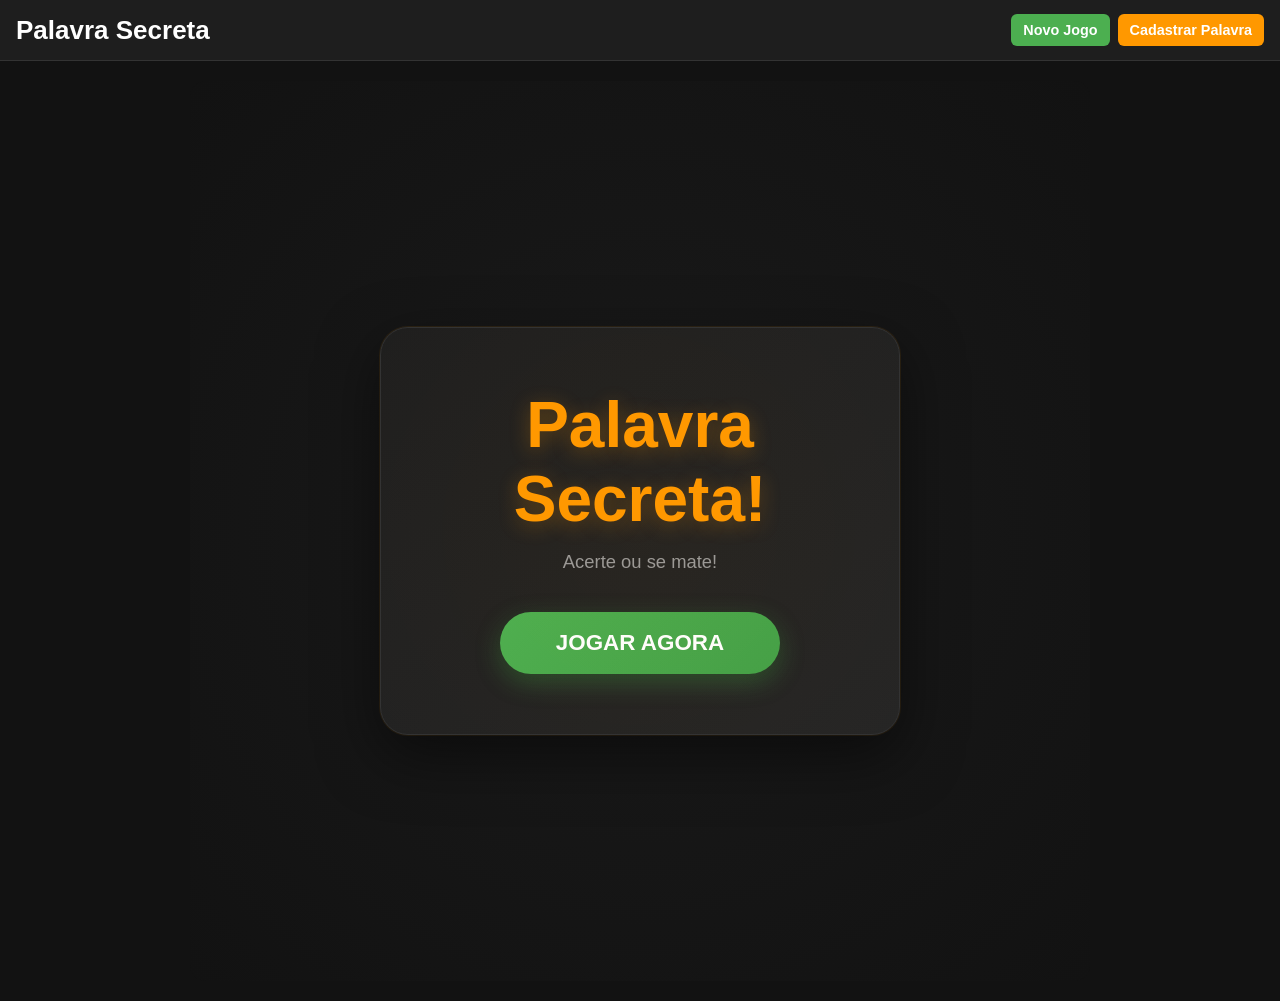
<file: index.html>
<!DOCTYPE html>
<html lang="pt-BR">
<head>
  <meta charset="UTF-8">
  <meta name="viewport" content="width=device-width, initial-scale=1.0">
  <title>Palavra Secreta</title>
  <link rel="stylesheet" href="css/style.css">
</head>
<body>

<header class="topo">
  <h1>Palavra Secreta</h1>
  <div class="botoes-topo">
    <button id="btnIniciar" onclick="location.href='temas.html'">Novo Jogo</button>
    <button id="btnCadastrar" onclick="location.href='cadastro.html'">Cadastrar Palavra</button>
  </div>
</header>

<main>
  <section id="home">
    <div class="home-container">
      <h1>Palavra Secreta!</h1>
      <p>Acerte ou se mate!</p>
      <button class="btn-grande" onclick="location.href='temas.html'">JOGAR AGORA</button>
    </div>
  </section>
</main>

</body>
</html>
</file>
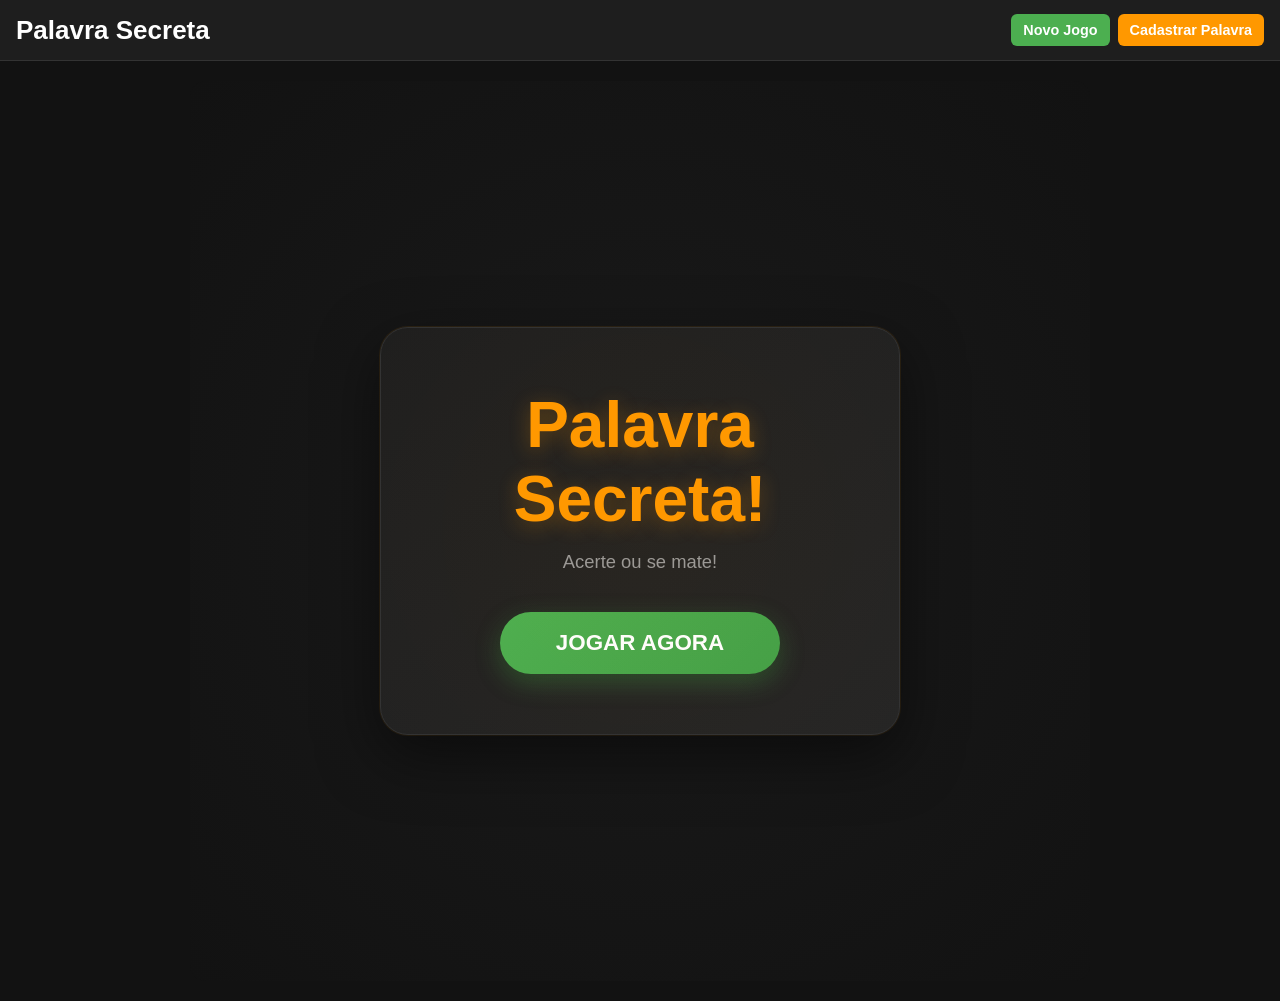
<file: view/index.html>
<!DOCTYPE html>
<html lang="pt-BR">
<head>
  <meta charset="UTF-8">
  <meta name="viewport" content="width=device-width, initial-scale=1.0">
  <title>Palavra Secreta</title>
  <link rel="stylesheet" href="css/style.css">
</head>
<body>

<header class="topo">
  <h1>Palavra Secreta</h1>
  <div class="botoes-topo">
    <button id="btnIniciar" onclick="location.href='pages/temas.html'">Novo Jogo</button>
    <button id="btnCadastrar" onclick="location.href='pages/cadastro.html'">Cadastrar Palavra</button>
  </div>
</header>

<main>
  <section id="home">
    <div class="home-container">
      <h1>Palavra Secreta!</h1>
      <p>Acerte ou se mate!</p>
      <button class="btn-grande" onclick="location.href='pages/temas.html'">JOGAR AGORA</button>
    </div>
  </section>
</main>

</body>
</html>
</file>
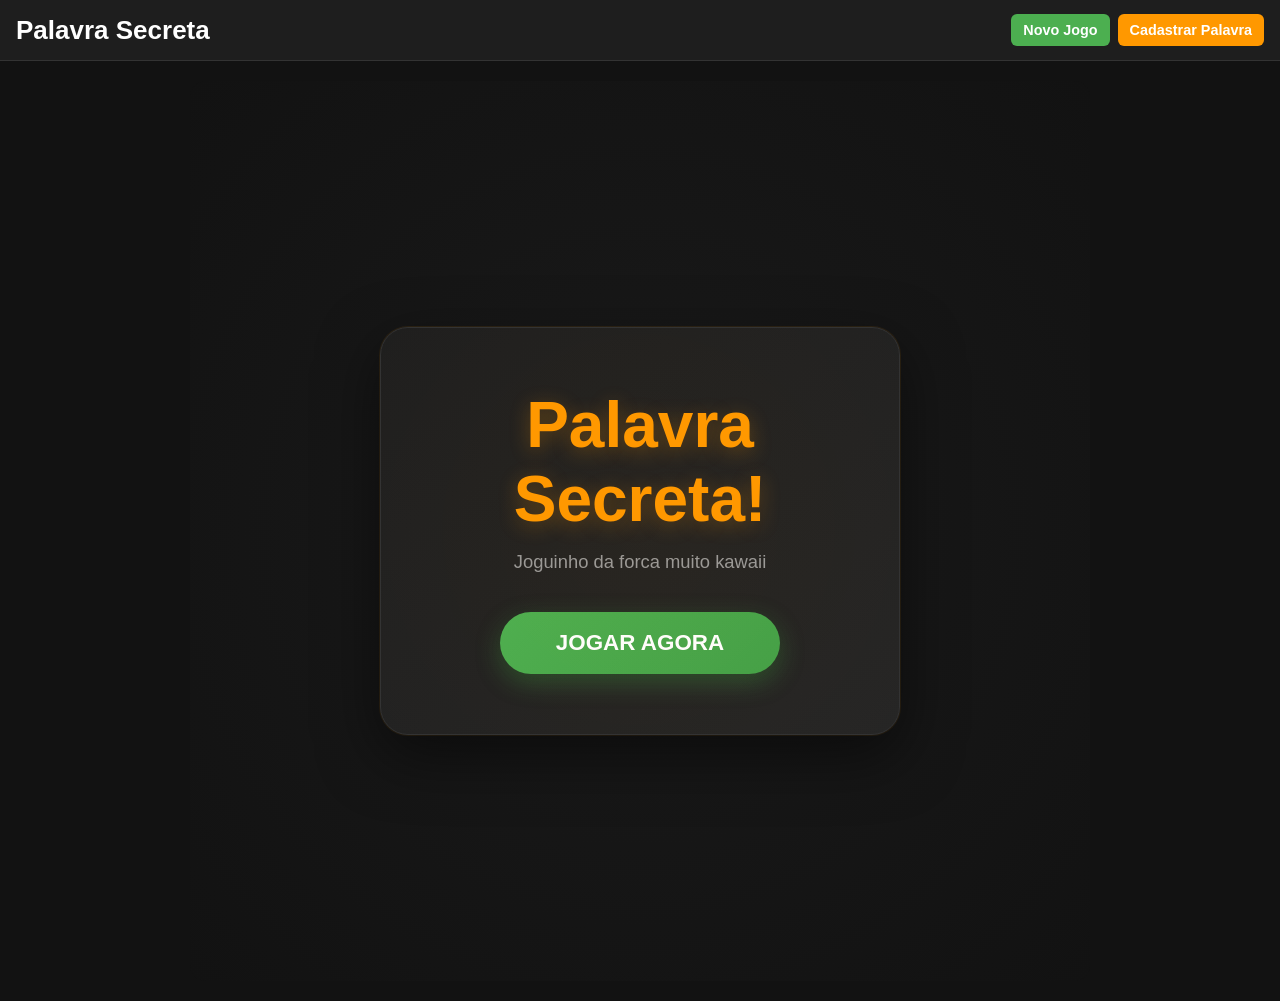
<file: app/Public/index.html>
<!DOCTYPE html>
<html lang="pt-BR">
<head>
  <meta charset="UTF-8">
  <meta name="viewport" content="width=device-width, initial-scale=1.0">
  <title>Palavra Secreta</title>
  <link rel="stylesheet" href="Css/style.css">
</head>
<body>

<header class="topo">
  <h1>Palavra Secreta</h1>
  <div class="botoes-topo">
    <button id="btnIniciar" onclick="location.href='Pages/temas.html'">Novo Jogo</button>
    <button id="btnCadastrar" onclick="location.href='Pages/cadastro.html'">Cadastrar Palavra</button>
  </div>
</header>

<main>
  <section id="home">
    <div class="home-container">
      <h1>Palavra Secreta!</h1>
      <p>Joguinho da forca muito kawaii</p>
      <button class="btn-grande" onclick="location.href='Pages/temas.html'">JOGAR AGORA</button>
    </div>
  </section>
</main>

</body>
</html>
</file>
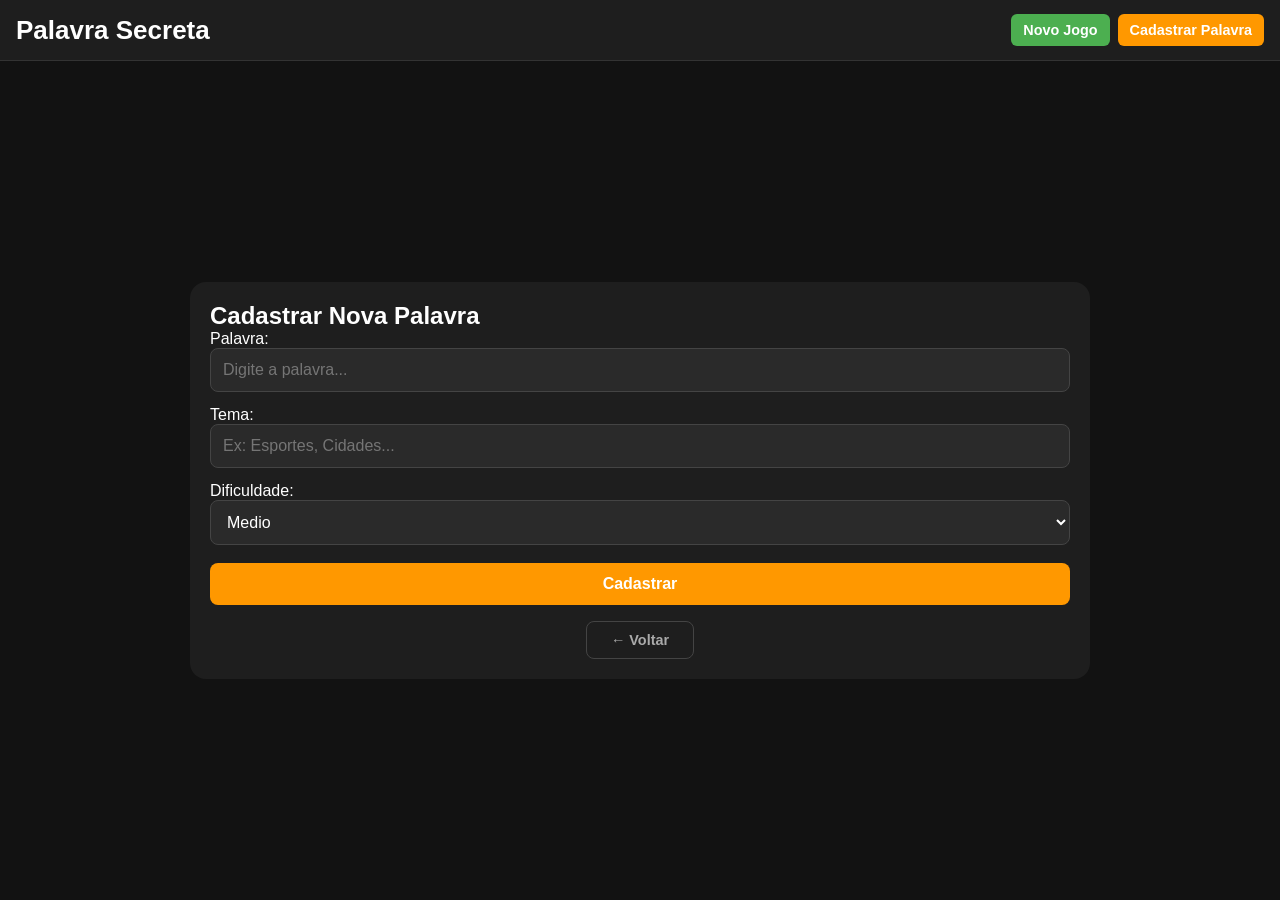
<file: cadastro.html>
<!DOCTYPE html>
<html lang="pt-BR">
<head>
  <meta charset="UTF-8">
  <meta name="viewport" content="width=device-width, initial-scale=1.0">
  <title>Cadastrar Palavra</title>
  <link rel="stylesheet" href="css/style.css">
</head>
<body>

<header class="topo">
  <h1>Palavra Secreta</h1>
  <div class="botoes-topo">
    <button id="btnIniciar" onclick="location.href='temas.html'">Novo Jogo</button>
    <button id="btnCadastrar" onclick="location.href='cadastro.html'">Cadastrar Palavra</button>
  </div>
</header>

<main>
  <section id="cadastro">
    <h2>Cadastrar Nova Palavra</h2>

    <div id="msgCadastro" class="msg-cadastro" style="display:none;"></div>

    <form id="formCadastro">
      <label for="novaPalavra">Palavra:</label>
      <input type="text" id="novaPalavra" required autocomplete="off" placeholder="Digite a palavra...">

      <label for="novoTema">Tema:</label>
      <input type="text" id="novoTema" required placeholder="Ex: Esportes, Cidades...">

      <label for="novaDificuldade">Dificuldade:</label>
      <select id="novaDificuldade" required>
        <option value="Facil">Facil</option>
        <option value="Medio" selected>Medio</option>
        <option value="Dificil">Dificil</option>
      </select>

      <button type="submit" id="btnSubmitCad">Cadastrar</button>
    </form>

    <button class="btn-secundario" style="margin-top:16px;" onclick="location.href='index.html'">← Voltar</button>
  </section>
</main>

<script type="module" src="js/cadastro.js"></script>
</body>
</html>
</file>
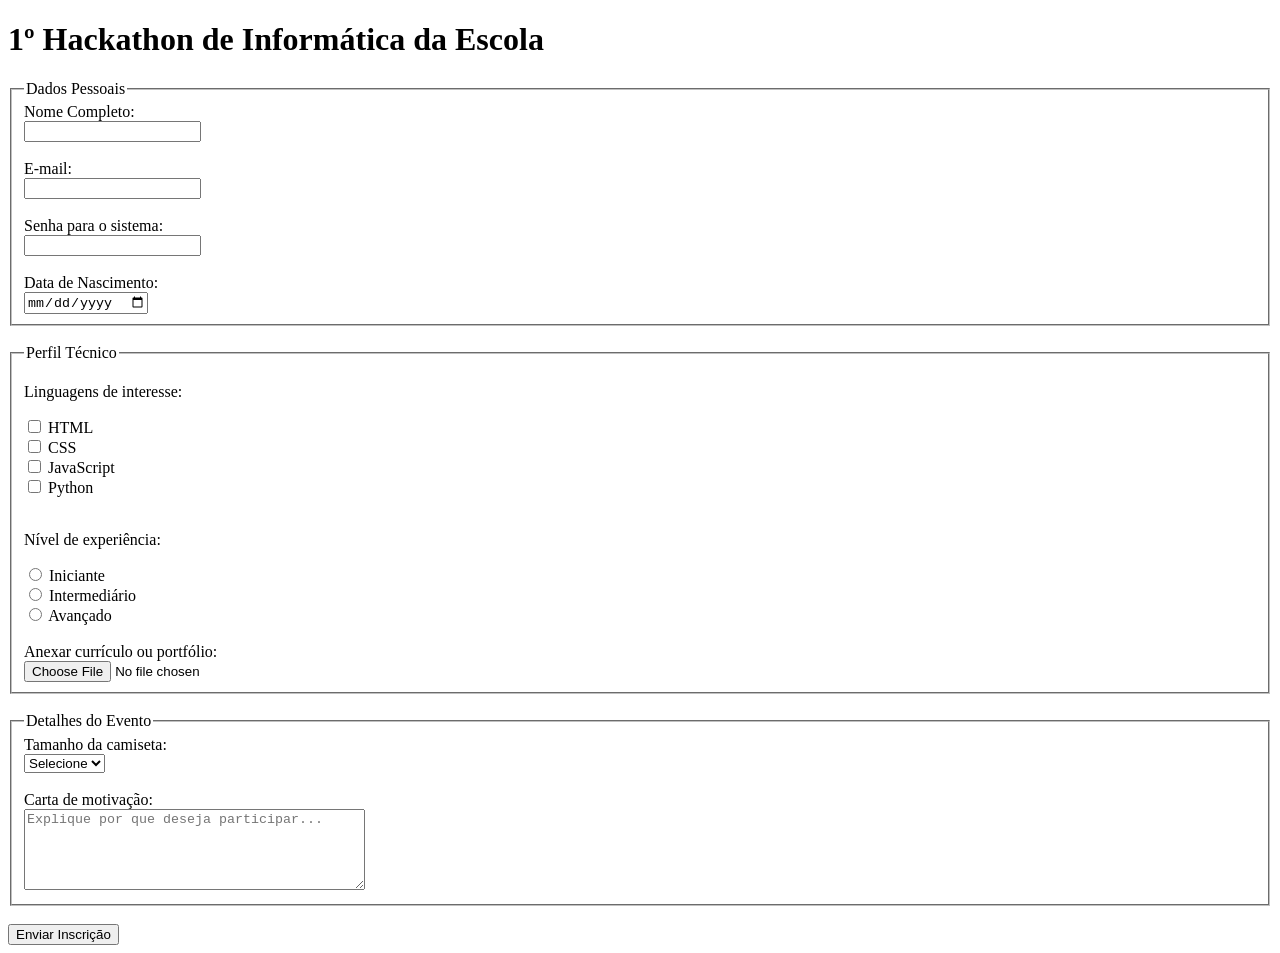
<file: inscricao.html>
<!DOCTYPE html>
<html lang="pt-BR">
<head>
    <meta charset="UTF-8">
    <title>1º Hackathon de Informática da Escola</title>
</head>
<body>

    <h1>1º Hackathon de Informática da Escola</h1>

    <form>

        <!-- BLOCO 1 -->
        <fieldset>
            <legend>Dados Pessoais</legend>

            <label for="nome">Nome Completo:</label><br>
            <input type="text" id="nome" name="nome" required>
            <br><br>

            <label for="email">E-mail:</label><br>
            <input type="email" id="email" name="email" required>
            <br><br>

            <label for="senha">Senha para o sistema:</label><br>
            <input type="password" id="senha" name="senha" required minlength="6">
            <br><br>

            <label for="nascimento">Data de Nascimento:</label><br>
            <input type="date" id="nascimento" name="nascimento" required>
        </fieldset>

        <br>

        <!-- BLOCO 2 -->
        <fieldset>
            <legend>Perfil Técnico</legend>

            <p>Linguagens de interesse:</p>

            <input type="checkbox" id="html" name="linguagens" value="HTML">
            <label for="html">HTML</label><br>

            <input type="checkbox" id="css" name="linguagens" value="CSS">
            <label for="css">CSS</label><br>

            <input type="checkbox" id="js" name="linguagens" value="JavaScript">
            <label for="js">JavaScript</label><br>

            <input type="checkbox" id="python" name="linguagens" value="Python">
            <label for="python">Python</label>

            <br><br>

            <p>Nível de experiência:</p>

            <input type="radio" id="iniciante" name="nivel" value="Iniciante" required>
            <label for="iniciante">Iniciante</label><br>

            <input type="radio" id="intermediario" name="nivel" value="Intermediário">
            <label for="intermediario">Intermediário</label><br>

            <input type="radio" id="avancado" name="nivel" value="Avançado">
            <label for="avancado">Avançado</label>

            <br><br>

            <label for="curriculo">Anexar currículo ou portfólio:</label><br>
            <input type="file" id="curriculo" name="curriculo">
        </fieldset>

        <br>

        <!-- BLOCO 3 -->
        <fieldset>
            <legend>Detalhes do Evento</legend>

            <label for="camiseta">Tamanho da camiseta:</label><br>
            <select id="camiseta" name="camiseta" required>
                <option value="">Selecione</option>
                <option value="P">P</option>
                <option value="M">M</option>
                <option value="G">G</option>
                <option value="GG">GG</option>
            </select>

            <br><br>

            <label for="motivacao">Carta de motivação:</label><br>
            <textarea id="motivacao" name="motivacao" rows="5" cols="40" placeholder="Explique por que deseja participar..." required></textarea>
        </fieldset>

        <br>

        <button type="submit">Enviar Inscrição</button>

    </form>

</body>
</html>
</file>
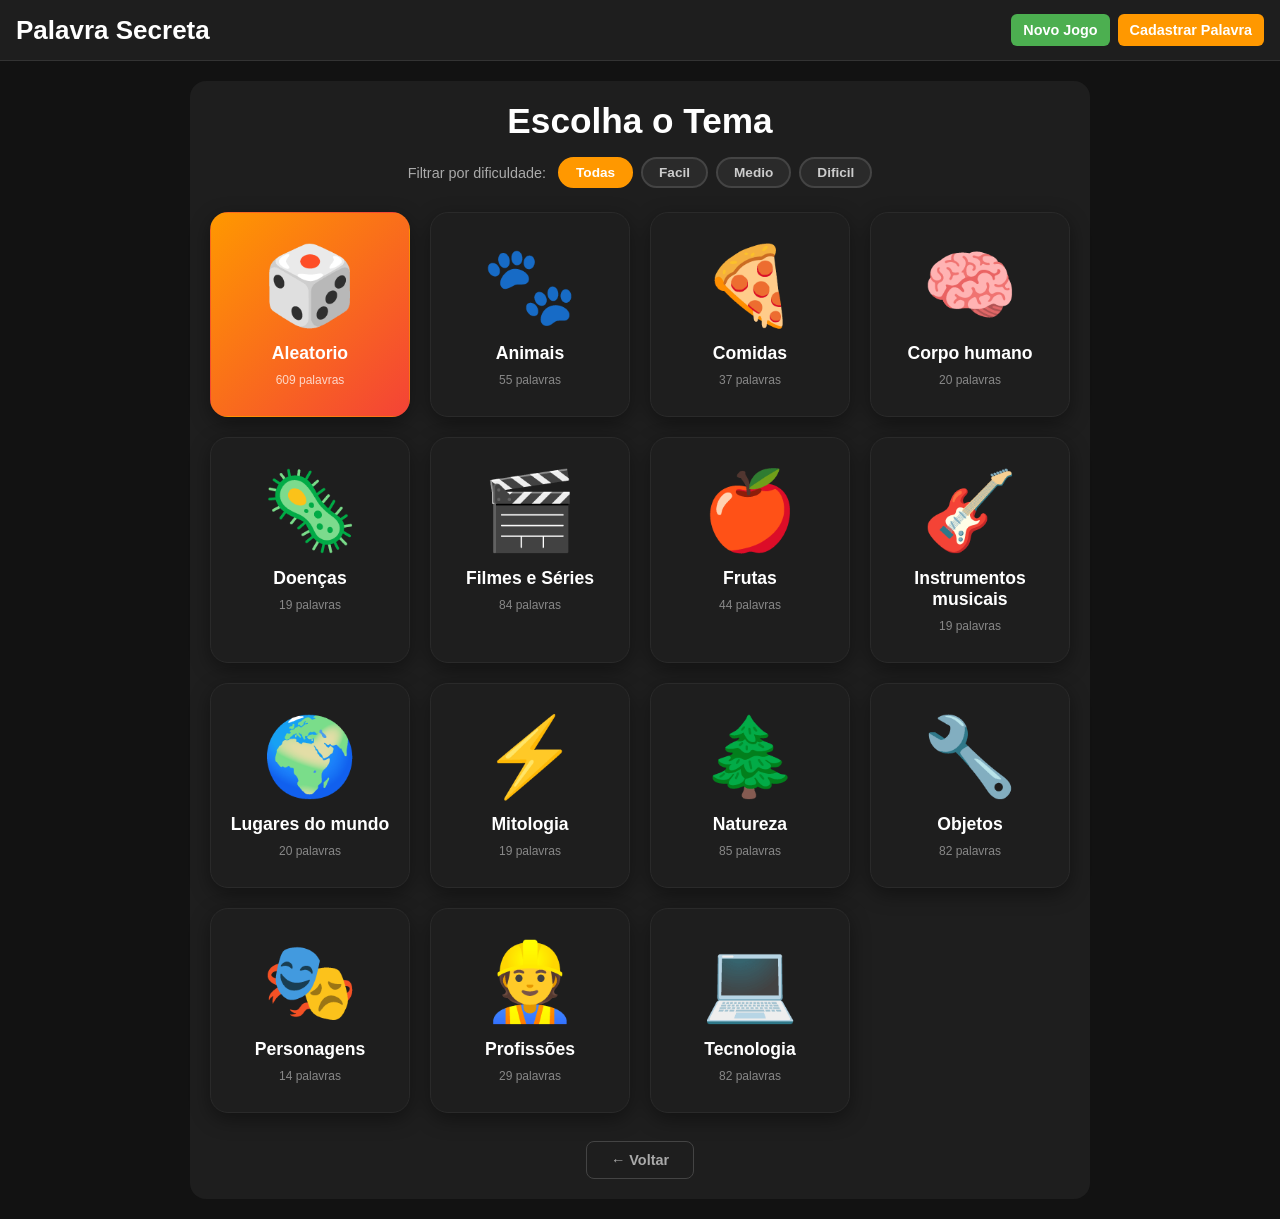
<file: jogo.html>
<!DOCTYPE html>
<html lang="pt-BR">
<head>
  <meta charset="UTF-8">
  <meta name="viewport" content="width=device-width, initial-scale=1.0">
  <title>Palavra Secreta</title>
  <link rel="stylesheet" href="css/style.css">
</head>
<body>

<header class="topo">
  <h1>Palavra Secreta</h1>
  <div class="botoes-topo">
    <button id="btnIniciar" onclick="location.href='temas.html'">Novo Jogo</button>
    <button id="btnCadastrar" onclick="location.href='cadastro.html'">Cadastrar Palavra</button>
  </div>
</header>

<main>
  <section id="jogo">
    <div class="placar-sessao">
      <div class="placar-item vit">
        <span id="placarVitorias">0</span>
        <small>Vitorias</small>
      </div>
      <div class="placar-item der">
        <span id="placarDerrotas">0</span>
        <small>Derrotas</small>
      </div>
      <div class="placar-item seq">
        <span id="placarSequencia">0</span>
        <small>Sequencia</small>
      </div>
    </div>

    <h2 id="temaAtual">Tema: —</h2>

    <figure>
      <pre id="forca"></pre>
    </figure>

    <div id="palavra"></div>

    <div id="teclado"></div>

    <div id="mensagem" class="mensagem"></div>

    <div id="tentativas">
      Tentativas restantes: <span id="errosRestantes">6</span>
    </div>

    <div id="acoesFinais" style="display:none; text-align:center; margin-top:16px;">
      <button id="btnReiniciar">Jogar Novamente</button>
      <button id="btnCompartilhar" class="btn-compartilhar">Compartilhar</button>
    </div>
  </section>
</main>

<script type="module" src="js/jogo.js"></script>
</body>
</html>
</file>
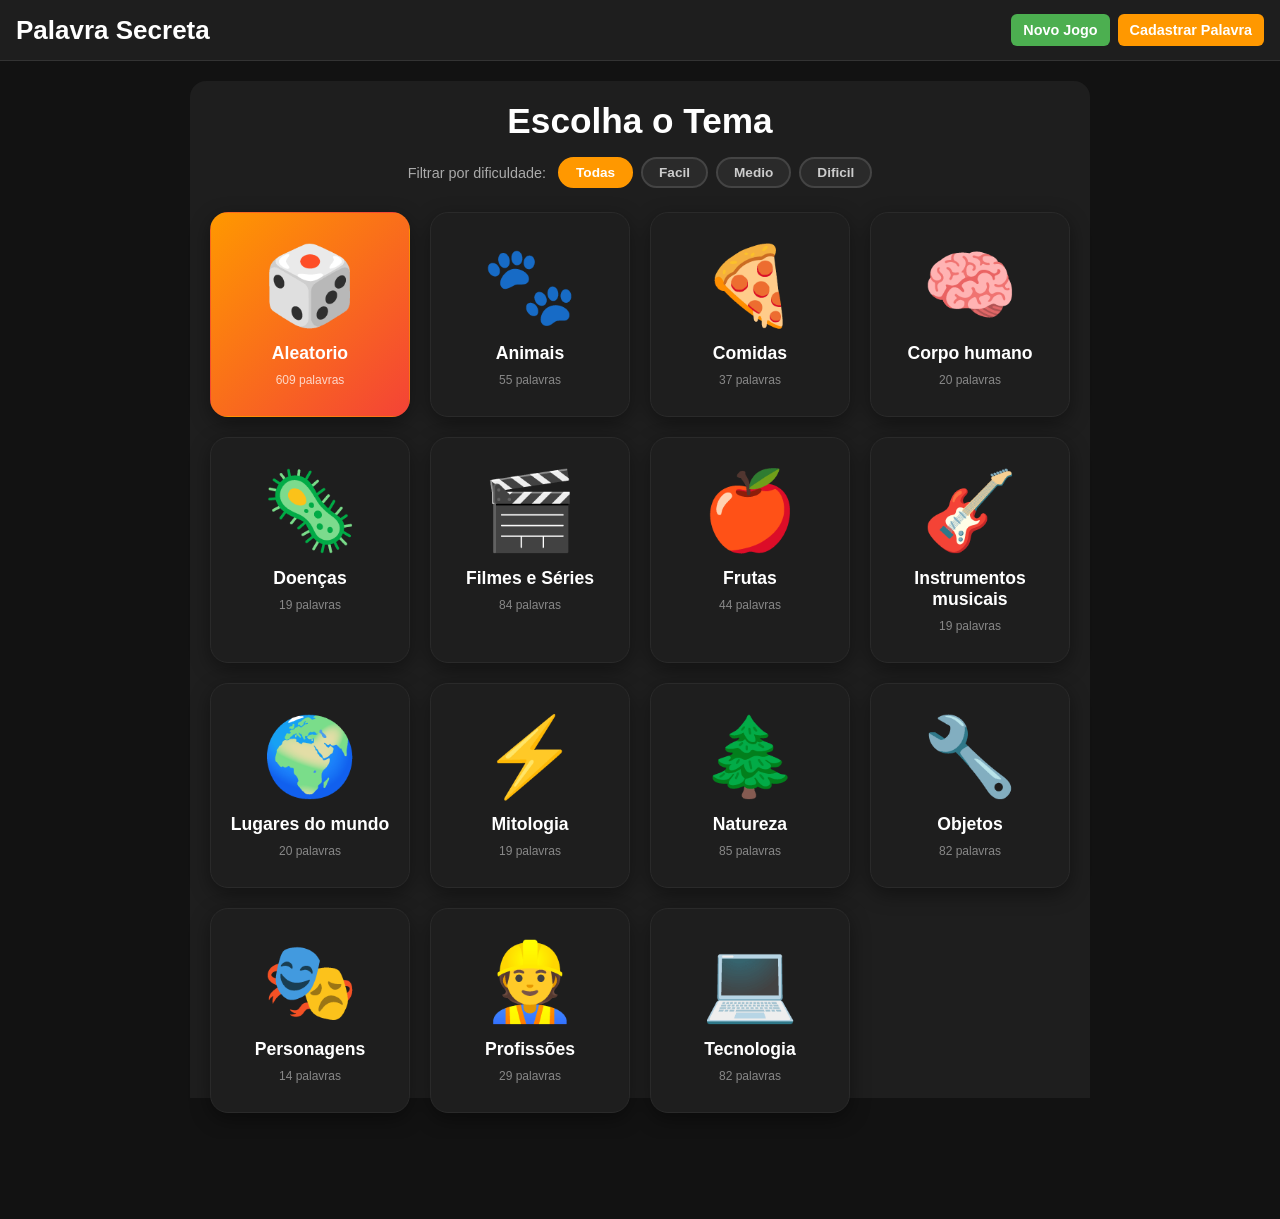
<file: temas.html>
<!DOCTYPE html>
<html lang="pt-BR">
<head>
  <meta charset="UTF-8">
  <meta name="viewport" content="width=device-width, initial-scale=1.0">
  <title>Escolha do Tema</title>
  <link rel="stylesheet" href="css/style.css">
</head>
<body>

<header class="topo">
  <h1>Palavra Secreta</h1>
  <div class="botoes-topo">
    <button id="btnIniciar" onclick="location.href='temas.html'">Novo Jogo</button>
    <button id="btnCadastrar" onclick="location.href='cadastro.html'">Cadastrar Palavra</button>
  </div>
</header>

<main>
  <section id="temas">
    <h2>Escolha o Tema</h2>

    <div class="filtro-dificuldade">
      <span class="filtro-label">Filtrar por dificuldade:</span>
      <div class="filtro-botoes">
        <button class="btn-filtro ativo" data-dif="Todas">Todas</button>
        <button class="btn-filtro facil" data-dif="Facil">Facil</button>
        <button class="btn-filtro medio" data-dif="Medio">Medio</button>
        <button class="btn-filtro dificil" data-dif="Dificil">Dificil</button>
      </div>
    </div>

    <div id="gridTemas" class="grid-temas"></div>
    <button class="btn-secundario" onclick="location.href='index.html'">← Voltar</button>
  </section>
</main>

<script type="module" src="js/temas.js"></script>
</body>
</html>
</file>
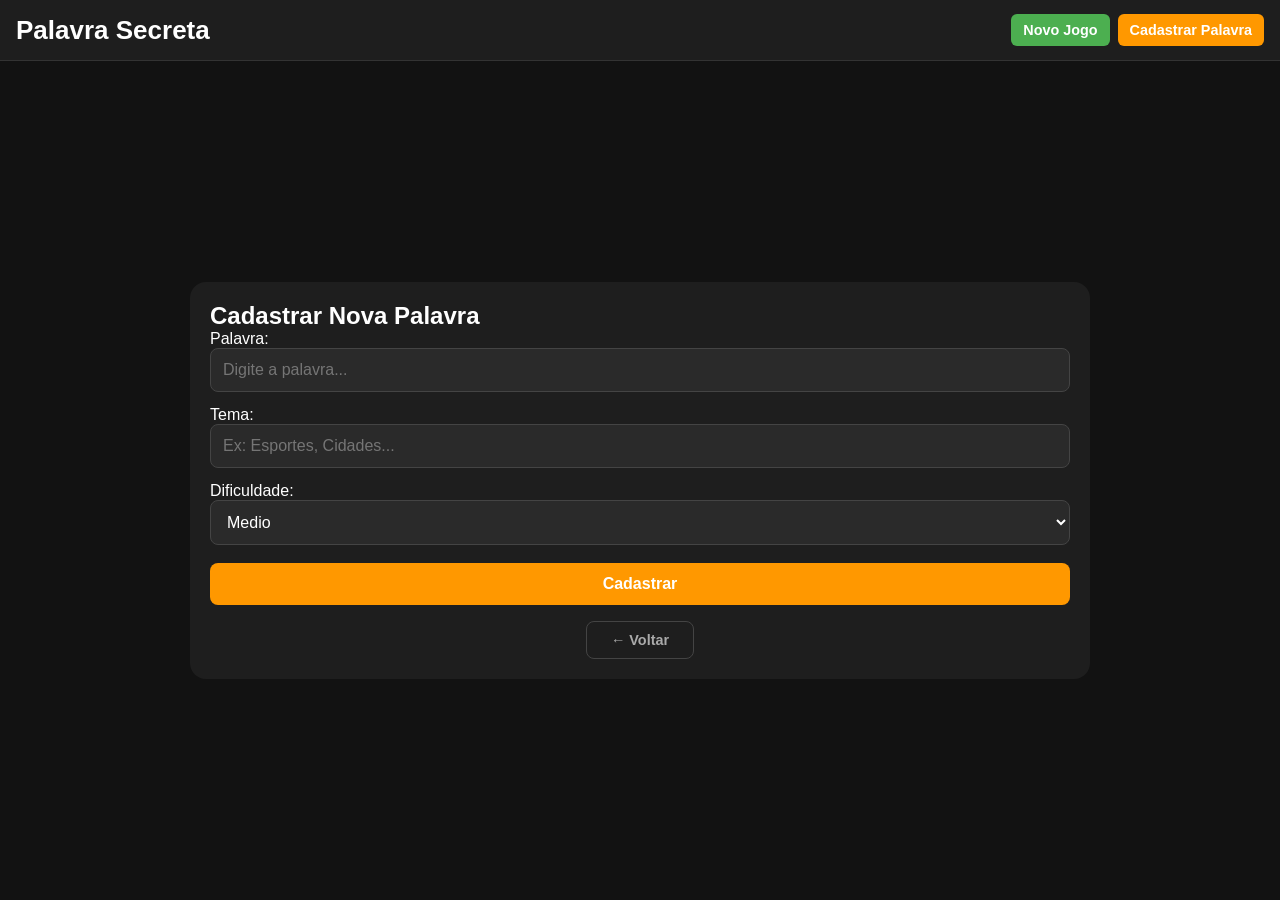
<file: view/pages/cadastro.html>
<!DOCTYPE html>
<html lang="pt-BR">
<head>
  <meta charset="UTF-8">
  <meta name="viewport" content="width=device-width, initial-scale=1.0">
  <title>Cadastrar Palavra</title>
  <link rel="stylesheet" href="../css/style.css">
</head>
<body>

<header class="topo">
  <h1>Palavra Secreta</h1>
  <div class="botoes-topo">
    <button id="btnIniciar" onclick="location.href='temas.html'">Novo Jogo</button>
    <button id="btnCadastrar" onclick="location.href='cadastro.html'">Cadastrar Palavra</button>
  </div>
</header>

<main>
  <section id="cadastro">
    <h2>Cadastrar Nova Palavra</h2>

    <div id="msgCadastro" class="msg-cadastro" style="display:none;"></div>

    <form id="formCadastro">
      <label for="novaPalavra">Palavra:</label>
      <input type="text" id="novaPalavra" required autocomplete="off" placeholder="Digite a palavra...">

      <label for="novoTema">Tema:</label>
      <input type="text" id="novoTema" required placeholder="Ex: Esportes, Cidades...">

      <label for="novaDificuldade">Dificuldade:</label>
      <select id="novaDificuldade" required>
        <option value="Facil">Facil</option>
        <option value="Medio" selected>Medio</option>
        <option value="Dificil">Dificil</option>
      </select>

      <button type="submit" id="btnSubmitCad">Cadastrar</button>
    </form>

    <button class="btn-secundario" style="margin-top:16px;" onclick="location.href='../index.html'">← Voltar</button>
  </section>
</main>

<script type="module" src="../js/cadastro.js"></script>
</body>
</html>
</file>
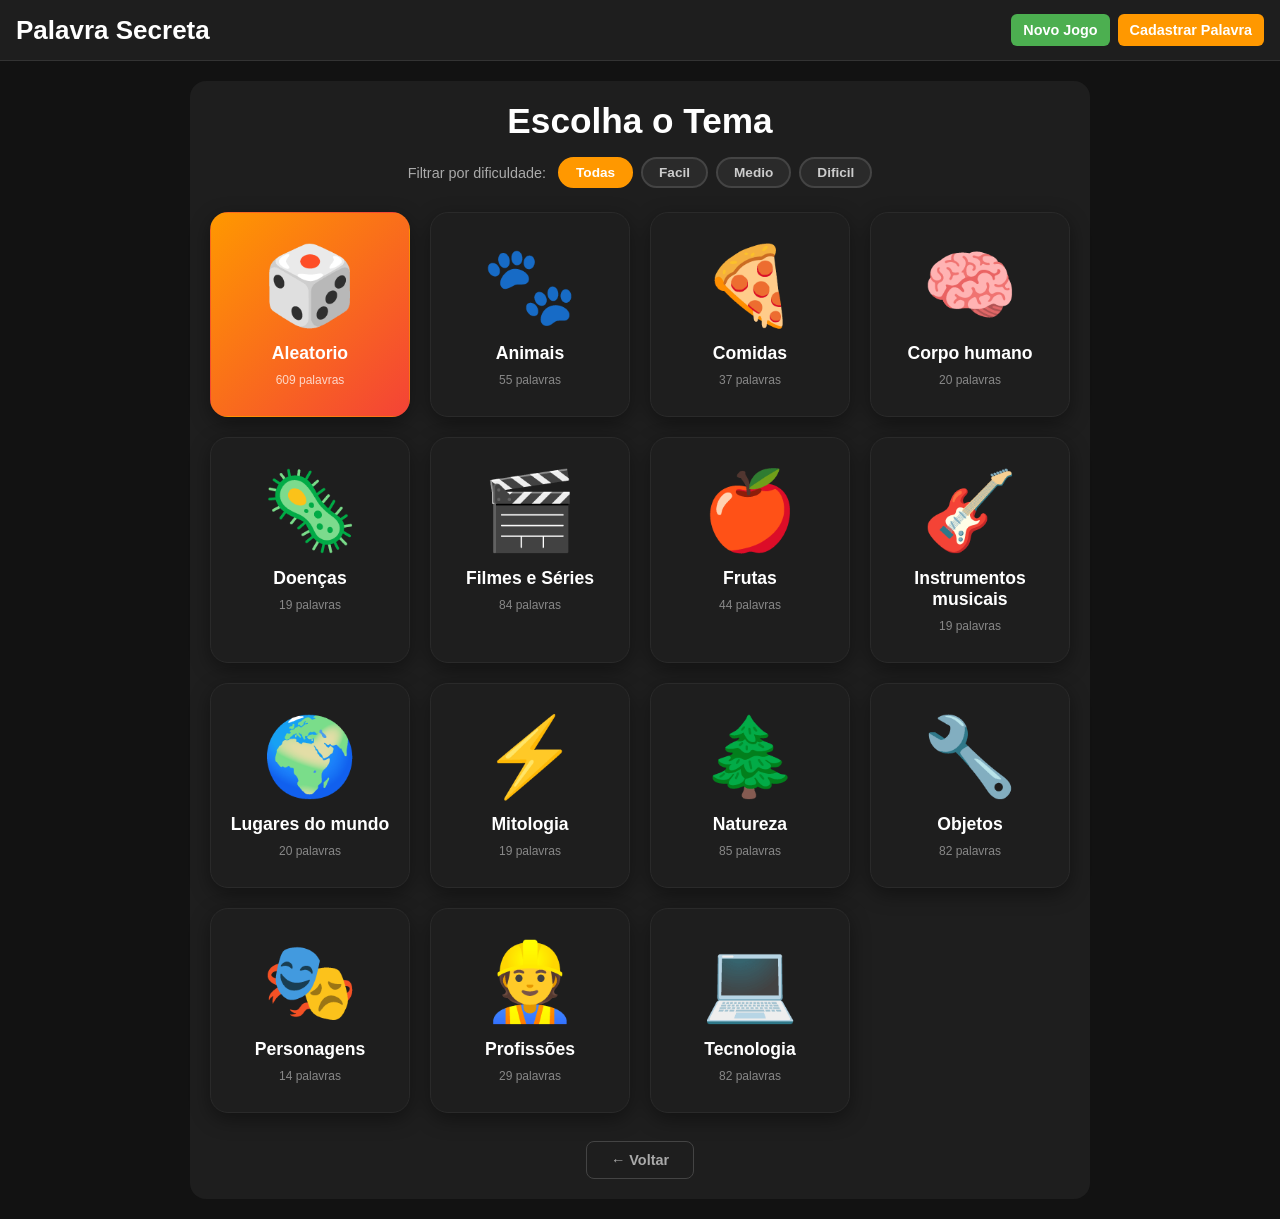
<file: view/pages/jogo.html>
<!DOCTYPE html>
<html lang="pt-BR">
<head>
  <meta charset="UTF-8">
  <meta name="viewport" content="width=device-width, initial-scale=1.0">
  <title>Palavra Secreta</title>
  <link rel="stylesheet" href="../css/style.css">
</head>
<body>

<header class="topo">
  <h1>Palavra Secreta</h1>
  <div class="botoes-topo">
    <button id="btnIniciar" onclick="location.href='temas.html'">Novo Jogo</button>
    <button id="btnCadastrar" onclick="location.href='cadastro.html'">Cadastrar Palavra</button>
  </div>
</header>

<main>
  <section id="jogo">
    <div class="placar-sessao">
      <div class="placar-item vit">
        <span id="placarVitorias">0</span>
        <small>Vitorias</small>
      </div>
      <div class="placar-item der">
        <span id="placarDerrotas">0</span>
        <small>Derrotas</small>
      </div>
      <div class="placar-item seq">
        <span id="placarSequencia">0</span>
        <small>Sequencia</small>
      </div>
    </div>

    <h2 id="temaAtual">Tema: —</h2>

    <figure>
      <pre id="forca"></pre>
    </figure>

    <div id="palavra"></div>

    <div id="teclado"></div>

    <div id="mensagem" class="mensagem"></div>

    <div id="tentativas">
      Tentativas restantes: <span id="errosRestantes">6</span>
    </div>

    <div id="acoesFinais" style="display:none; text-align:center; margin-top:16px;">
      <button id="btnReiniciar">Jogar Novamente</button>
      <button id="btnCompartilhar" class="btn-compartilhar">Compartilhar</button>
    </div>
  </section>
</main>

<script type="module" src="../js/jogo.js"></script>
</body>
</html>
</file>
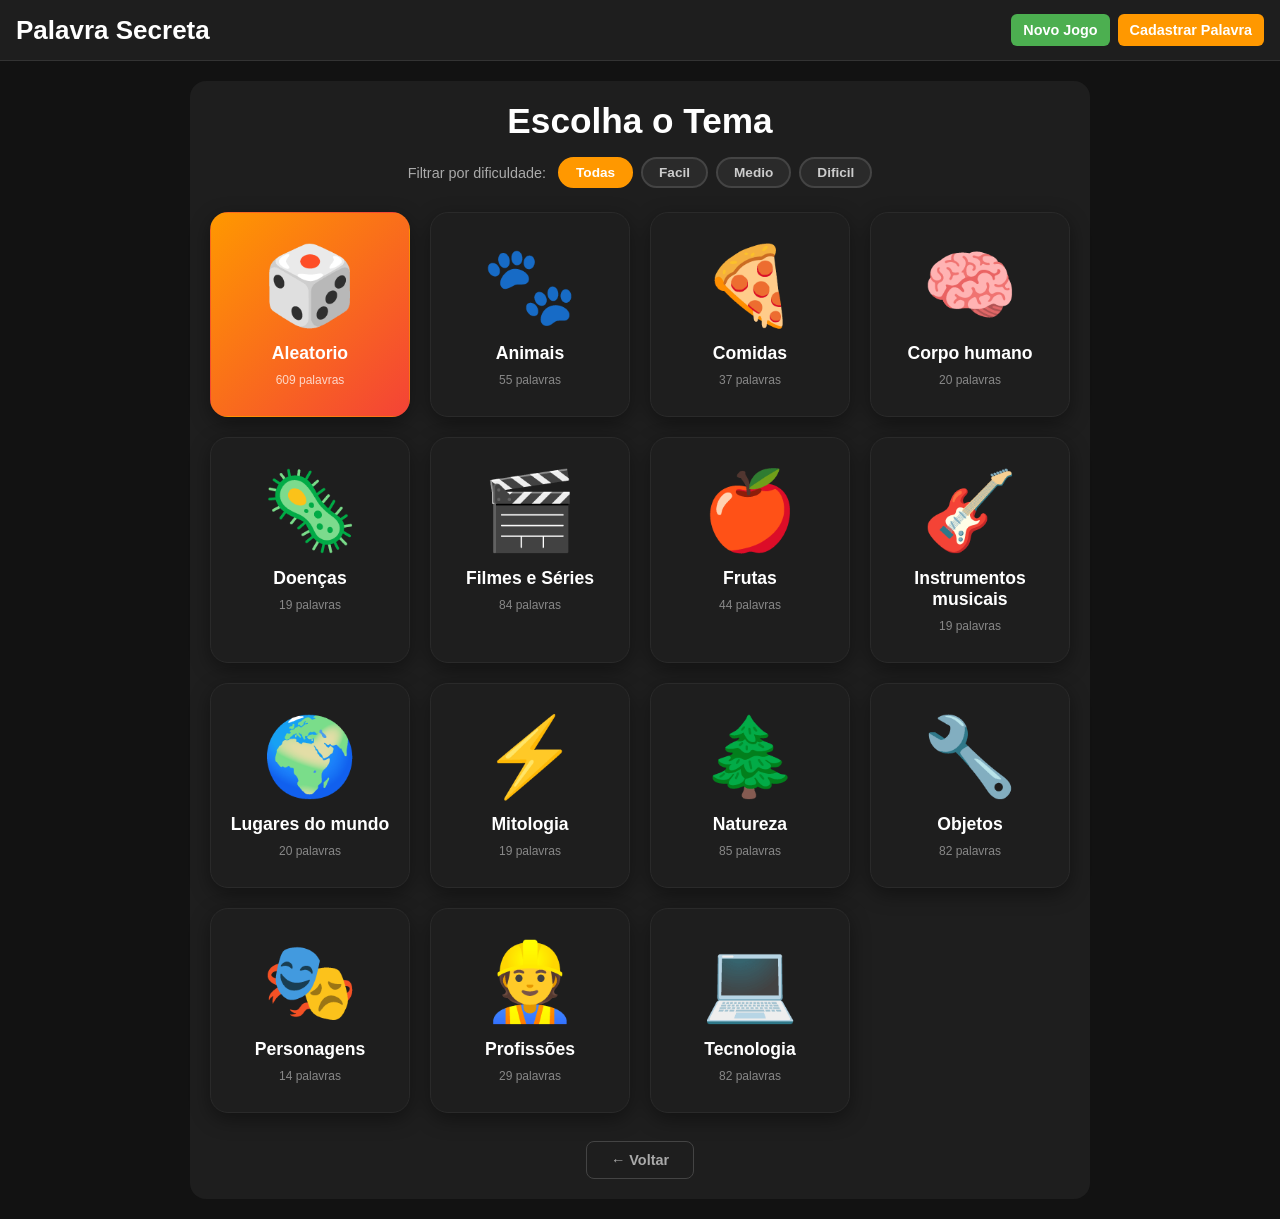
<file: view/pages/temas.html>
<!DOCTYPE html>
<html lang="pt-BR">
<head>
  <meta charset="UTF-8">
  <meta name="viewport" content="width=device-width, initial-scale=1.0">
  <title>Escolha do Tema</title>
  <link rel="stylesheet" href="../css/style.css">
</head>
<body>

<header class="topo">
  <h1>Palavra Secreta</h1>
  <div class="botoes-topo">
    <button id="btnIniciar" onclick="location.href='temas.html'">Novo Jogo</button>
    <button id="btnCadastrar" onclick="location.href='cadastro.html'">Cadastrar Palavra</button>
  </div>
</header>

<main>
  <section id="temas">
    <h2>Escolha o Tema</h2>

    <div class="filtro-dificuldade">
      <span class="filtro-label">Filtrar por dificuldade:</span>
      <div class="filtro-botoes">
        <button class="btn-filtro ativo" data-dif="Todas">Todas</button>
        <button class="btn-filtro facil" data-dif="Facil">Facil</button>
        <button class="btn-filtro medio" data-dif="Medio">Medio</button>
        <button class="btn-filtro dificil" data-dif="Dificil">Dificil</button>
      </div>
    </div>

    <div id="gridTemas" class="grid-temas"></div>
    <button class="btn-secundario" onclick="location.href='../index.html'">← Voltar</button>
  </section>
</main>

<script type="module" src="../js/temas.js"></script>
</body>
</html>
</file>
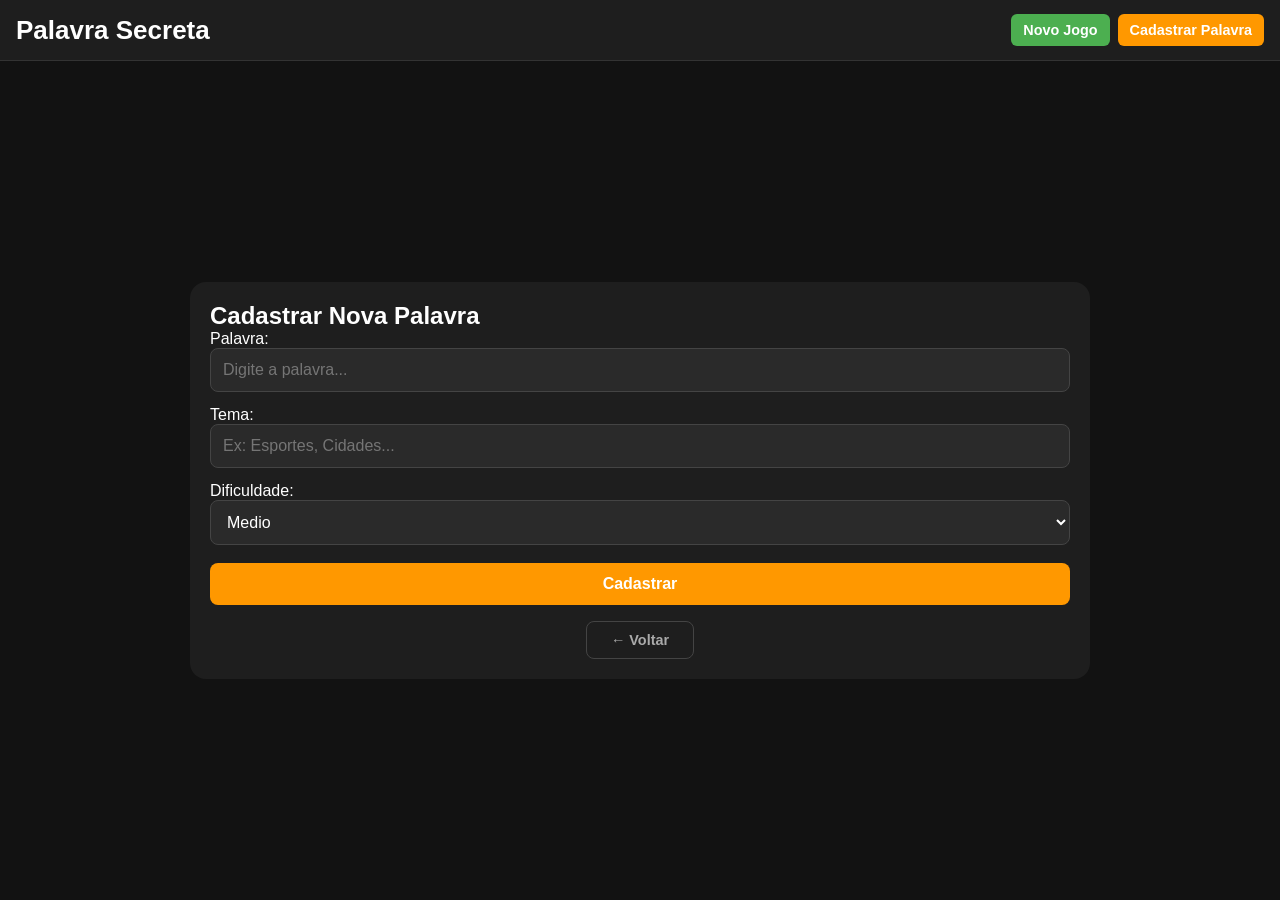
<file: app/Public/Pages/cadastro.html>
<!DOCTYPE html>
<html lang="pt-BR">
<head>
  <meta charset="UTF-8">
  <meta name="viewport" content="width=device-width, initial-scale=1.0">
  <title>Cadastrar Palavra</title>
  <link rel="stylesheet" href="../Css/style.css">
</head>
<body>

<header class="topo">
  <h1>Palavra Secreta</h1>
  <div class="botoes-topo">
    <button id="btnIniciar" onclick="location.href='temas.html'">Novo Jogo</button>
    <button id="btnCadastrar" onclick="location.href='cadastro.html'">Cadastrar Palavra</button>
  </div>
</header>

<main>
  <section id="cadastro">
    <h2>Cadastrar Nova Palavra</h2>

    <div id="msgCadastro" class="msg-cadastro" style="display:none;"></div>

    <form id="formCadastro">
      <label for="novaPalavra">Palavra:</label>
      <input type="text" id="novaPalavra" required autocomplete="off" placeholder="Digite a palavra...">

      <label for="novoTema">Tema:</label>
      <input type="text" id="novoTema" required placeholder="Ex: Esportes, Cidades...">

      <label for="novaDificuldade">Dificuldade:</label>
      <select id="novaDificuldade" required>
        <option value="Facil">Facil</option>
        <option value="Medio" selected>Medio</option>
        <option value="Dificil">Dificil</option>
      </select>

      <button type="submit" id="btnSubmitCad">Cadastrar</button>
    </form>

    <button class="btn-secundario" style="margin-top:16px;" onclick="location.href='../index.html'">← Voltar</button>
  </section>
</main>

<script type="module" src="../Js/cadastro.js"></script>
</body>
</html>
</file>
<file: css/style.css>
/* ======================
   RESET
====================== */
* {
  margin: 0;
  padding: 0;
  box-sizing: border-box;
}

body {
  font-family: Arial, Helvetica, sans-serif;
  background-color: #121212;
  color: #ffffff;
  min-height: 100vh;
  display: flex;
  flex-direction: column;
}

/* ======================
   HEADER TOPO
====================== */
.topo {
  display: flex;
  justify-content: space-between;
  align-items: center;
  padding: 14px 16px;
  background-color: #1e1e1e;
  border-bottom: 1px solid #333;
}

.topo h1 {
  font-size: clamp(20px, 6vw, 26px);
}

.botoes-topo {
  display: flex;
  gap: 8px;
}

.topo button {
  background-color: #ff9800;
  color: white;
  padding: 8px 12px;
  font-size: 0.9rem;
  border: none;
  border-radius: 6px;
  cursor: pointer;
  transition: background 0.2s;
}

.topo button:hover {
  background-color: #e68900;
  opacity: 1;
  transform: none;
}

/* ======================
   LAYOUT PRINCIPAL
====================== */
main {
  flex: 1;
  display: flex;
  flex-direction: column;
  justify-content: center;
  align-items: center;
  padding: 20px;
  max-width: 940px;
  width: 100%;
  margin: 0 auto;
}

section {
  background-color: #1e1e1e;
  padding: 20px;
  border-radius: 16px;
  width: 100%;
}

/* ======================
   JOGO
====================== */
#jogo {
  max-width: 680px;
  margin: 20px auto;
  background-color: #1e1e1e;
  padding: 28px 24px;
  border-radius: 20px;
  box-shadow: 0 12px 40px rgba(0,0,0,0.7);
  border: 2px solid #333;
}

#jogo h2 {
  text-align: center;
  font-size: 1.4rem;
  margin-bottom: 16px;
  color: #ff9800;
}

figure {
  text-align: center;
  margin: 16px 0 24px 0;
  background-color: #121212;
  padding: 20px;
  border-radius: 12px;
  border: 2px solid #444;
}

#forca {
  color: #ff9800;
  font-size: clamp(17px, 4.5vw, 24px);
  line-height: 1.5;
}

#palavra {
  text-align: center;
  font-size: clamp(24px, 6vw, 36px);
  letter-spacing: clamp(4px, 1.8vw, 8px);
  margin: 16px 0 24px 0;
  font-weight: bold;
  min-height: 60px;
}

/* ======================
   PLACAR DA SESSÃO
====================== */
.placar-sessao {
  display: flex;
  justify-content: center;
  gap: 12px;
  margin-bottom: 16px;
}

.placar-item {
  background: #121212;
  border: 1px solid #333;
  border-radius: 10px;
  padding: 8px 20px;
  text-align: center;
  min-width: 80px;
}

.placar-item span {
  display: block;
  font-size: 1.8rem;
  font-weight: bold;
  line-height: 1.1;
}

.placar-item small {
  font-size: 0.7rem;
  color: #aaa;
  text-transform: uppercase;
  letter-spacing: 0.5px;
}

.placar-item.vit span { color: #4caf50; }
.placar-item.der span { color: #ff5252; }
.placar-item.seq span { color: #ff9800; }

/* ======================
   TECLADO
====================== */
#teclado {
  display: flex;
  flex-direction: column;
  gap: 8px;
  margin: 20px auto;
  width: 100%;
  max-width: 620px;
}

.linha {
  display: flex;
  justify-content: center;
  gap: 6px;
}

#teclado button {
  background-color: #2e2e2e;
  color: white;
  border-radius: 8px;
  font-weight: bold;
  font-size: 1rem;
  flex: 1;
  max-width: 44px;
  min-width: 32px;
  height: 48px;
  padding: 0;
  display: flex;
  align-items: center;
  justify-content: center;
  touch-action: manipulation;
  border: 2px solid #444;
  cursor: pointer;
  transition: background 0.15s, transform 0.1s;
}

#teclado button:hover:not(:disabled) {
  background-color: #3a3a3a;
  transform: none;
  opacity: 1;
}

#teclado button:active:not(:disabled) {
  transform: scale(0.93);
}

/* RF08 - Verde para acerto */
#teclado button.acertou {
  background-color: #4caf50 !important;
  color: white !important;
  border-color: #4caf50 !important;
  transform: scale(1.08);
}

/* RF08 - Rosa/vermelho para erro */
#teclado button.errou {
  background-color: #c62828 !important;
  color: #ffcdd2 !important;
  border-color: #e53935 !important;
  opacity: 0.75;
}

/* ======================
   STATUS E MENSAGENS
====================== */
#tentativas {
  text-align: center;
  font-size: 1.3rem;
  margin: 16px 0;
  font-weight: bold;
}

#mensagem {
  margin: 12px 0;
  font-weight: bold;
  font-size: clamp(15px, 4.2vw, 1.2rem);
  text-align: center;
  min-height: 48px;
  border-radius: 10px;
  padding: 8px 16px;
}

#mensagem.vitoria {
  color: #4caf50;
  font-size: 1.8rem;
  background: rgba(76,175,80,0.1);
  border: 1px solid rgba(76,175,80,0.3);
  animation: pulse 1.5s infinite;
}

#mensagem.derrota {
  color: #ff5252;
  font-size: 1.5rem;
  background: rgba(0,0,0,0.5);
  border: 1px solid rgba(255,82,82,0.3);
  padding: 12px 20px;
}

/* ======================
   BOTÕES PÓS-JOGO
====================== */
#acoesFinais {
  display: flex;
  justify-content: center;
  gap: 12px;
  flex-wrap: wrap;
}

#btnReiniciar {
  background-color: #2196f3;
  color: white;
  padding: 12px 24px;
  border-radius: 8px;
  border: none;
  font-size: 1rem;
  font-weight: bold;
  cursor: pointer;
  transition: background 0.2s;
}

#btnReiniciar:hover {
  background-color: #1976d2;
  opacity: 1;
  transform: none;
}

.btn-compartilhar {
  background-color: #37474f;
  color: white;
  padding: 12px 20px;
  border-radius: 8px;
  border: none;
  font-size: 1rem;
  font-weight: bold;
  cursor: pointer;
  transition: background 0.2s;
}

.btn-compartilhar:hover {
  background-color: #455a64;
  opacity: 1;
  transform: none;
}

.btn-compartilhar.copiado {
  background-color: #2e7d32;
}

/* ======================
   FORMULÁRIOS
====================== */
select, input[type="text"] {
  padding: 12px;
  margin-bottom: 14px;
  border-radius: 8px;
  border: 1px solid #444;
  width: 100%;
  font-size: 16px;
  background-color: #2a2a2a;
  color: white;
  outline: none;
  transition: border-color 0.2s;
}

select:focus, input[type="text"]:focus {
  border-color: #ff9800;
}

/* Mensagem de feedback do cadastro */
.msg-cadastro {
  padding: 10px 16px;
  border-radius: 8px;
  margin-bottom: 14px;
  font-weight: bold;
  font-size: 0.95rem;
}

.msg-cadastro.sucesso {
  background: rgba(76,175,80,0.15);
  color: #81c784;
  border: 1px solid rgba(76,175,80,0.3);
}

.msg-cadastro.erro {
  background: rgba(244,67,54,0.15);
  color: #e57373;
  border: 1px solid rgba(244,67,54,0.3);
}

button {
  padding: 12px 20px;
  border-radius: 8px;
  border: none;
  cursor: pointer;
  font-weight: bold;
  transition: all 0.2s;
}

button:hover {
  opacity: 0.92;
  transform: scale(1.04);
}

#btnSubmitCad {
  background-color: #ff9800;
  color: white;
  width: 100%;
  font-size: 1rem;
  margin-top: 4px;
}

#btnSubmitCad:hover {
  background-color: #e68900;
  opacity: 1;
  transform: none;
}

/* Botões do header */
#btnIniciar { background-color: #4caf50; color: white; }

/* ======================
   HOME
====================== */
#home {
  display: flex;
  align-items: center;
  justify-content: center;
  min-height: 100vh; /* Altura total da tela */
  padding: 24px;
  text-align: center;
  background: radial-gradient(ellipse at center, #1a1a1a 0%, #121212 100%);
}

.home-container {
  display: flex;
  flex-direction: column;
  align-items: center;
  justify-content: center;
  background: linear-gradient(145deg, #1e1e1e 0%, #252525 100%);
  padding: 60px 48px;
  border-radius: 28px;
  max-width: 520px;
  width: 100%;
  box-shadow: 
    0 20px 60px rgba(0,0,0,0.5),
    0 0 0 1px rgba(255,152,0,0.1);
  border: 1px solid #333;
  position: relative;
  overflow: hidden;
  margin: auto; /* Centraliza horizontalmente */
}

.home-container::before {
  content: '';
  position: absolute;
  top: -50%;
  left: -50%;
  width: 200%;
  height: 200%;
  background: radial-gradient(circle, rgba(255,152,0,0.03) 0%, transparent 60%);
  pointer-events: none;
}

.home-container h1 {
  font-size: clamp(2.5rem, 9vw, 4rem);
  margin-bottom: 12px;
  color: #ff9800;
  text-shadow: 0 4px 20px rgba(255,152,0,0.3);
  position: relative;
  text-align: center;
}

.home-container p {
  font-size: 1.15rem;
  margin-bottom: 36px;
  color: #999;
  line-height: 1.5;
  text-align: center;
}

.btn-grande {
  background: linear-gradient(135deg, #4caf50 0%, #43a047 100%);
  color: white;
  font-size: 1.4rem;
  padding: 18px 56px;
  border-radius: 50px;
  box-shadow: 
    0 8px 24px rgba(76,175,80,0.35),
    0 4px 8px rgba(0,0,0,0.2);
  border: none;
  cursor: pointer;
  transition: all 0.3s ease;
  margin: 0 auto; /* Centraliza o botao */
  display: block;
}

.btn-grande:hover {
  transform: translateY(-3px);
  box-shadow: 
    0 12px 32px rgba(76,175,80,0.45),
    0 6px 12px rgba(0,0,0,0.25);
  opacity: 1;
}

.btn-grande:active {
  transform: translateY(-1px);
}

/* ======================
   FILTRO DE DIFICULDADE (RF13)
====================== */
.filtro-dificuldade {
  display: flex;
  align-items: center;
  justify-content: center;
  gap: 12px;
  margin-bottom: 24px;
  flex-wrap: wrap;
}

.filtro-label {
  color: #aaa;
  font-size: 0.9rem;
}

.filtro-botoes {
  display: flex;
  gap: 8px;
  flex-wrap: wrap;
  justify-content: center;
}

.btn-filtro {
  padding: 6px 16px;
  border-radius: 20px;
  border: 2px solid #444;
  background: #2a2a2a;
  color: #ccc;
  font-size: 0.85rem;
  font-weight: bold;
  cursor: pointer;
  transition: all 0.2s;
}

.btn-filtro:hover {
  opacity: 1;
  transform: none;
  border-color: #888;
}

.btn-filtro.ativo {
  background: #ff9800;
  border-color: #ff9800;
  color: white;
}

.btn-filtro.facil.ativo   { background: #4caf50; border-color: #4caf50; }
.btn-filtro.medio.ativo   { background: #ff9800; border-color: #ff9800; }
.btn-filtro.dificil.ativo { background: #f44336; border-color: #f44336; }

/* ======================
   GRID DE TEMAS
====================== */
#temas h2 {
  text-align: center;
  margin-bottom: 16px;
  font-size: clamp(1.6rem, 5.5vw, 2.2rem);
}

.grid-temas {
  display: grid;
  grid-template-columns: repeat(auto-fit, minmax(170px, 1fr));
  gap: 20px;
  max-width: 900px;
  margin: 0 auto 28px auto;
}

.tema-card {
  background: #1e1e1e;
  border-radius: 18px;
  padding: 28px 16px;
  text-align: center;
  cursor: pointer;
  transition: all 0.3s ease;
  box-shadow: 0 6px 20px rgba(0,0,0,0.4);
  border: 1px solid #2a2a2a;
  position: relative;
}

.tema-card:hover {
  transform: translateY(-8px) scale(1.05);
  box-shadow: 0 15px 30px rgba(255,152,0,0.35);
  border-color: #ff9800;
}

.tema-card .icone {
  font-size: 4.8rem;
  margin-bottom: 12px;
  display: block;
}

.tema-card h3 {
  font-size: 1.1rem;
  margin-bottom: 6px;
}

/* Contador de palavras disponíveis no card */
.tema-card .contagem {
  font-size: 0.75rem;
  color: #888;
}

.tema-card.aleatorio {
  background: linear-gradient(135deg, #ff9800, #f44336);
  color: white;
  border-color: transparent;
}

.tema-card.aleatorio .contagem { color: rgba(255,255,255,0.75); }

/* ======================
   BTN SECUNDÁRIO
====================== */
.btn-secundario {
  display: block;
  margin: 0 auto;
  background: transparent;
  color: #aaa;
  border: 1px solid #444;
  padding: 10px 24px;
  border-radius: 8px;
  font-size: 0.9rem;
  cursor: pointer;
  transition: all 0.2s;
}

.btn-secundario:hover {
  color: #fff;
  border-color: #888;
  opacity: 1;
  transform: none;
}

/* ======================
   ANIMAÇÕES
====================== */
@keyframes pulse {
  0%, 100% { transform: scale(1); }
  50%       { transform: scale(1.05); }
}

@keyframes fadeIn {
  from { opacity: 0; transform: translateY(10px); }
  to   { opacity: 1; transform: translateY(0); }
}

section { animation: fadeIn 0.3s ease both; }

/* ======================
   RESPONSIVO
====================== */
@media (max-width: 768px) {
  main { padding: 12px; }
  section { padding: 16px; }
  #jogo { padding: 18px 14px; }
  .placar-sessao { gap: 8px; }
  .placar-item { padding: 6px 14px; min-width: 68px; }
  .placar-item span { font-size: 1.5rem; }
}

@media (max-width: 480px) {
  #teclado button {
    max-width: 36px;
    min-width: 28px;
    height: 42px;
    font-size: 0.88rem;
    border-width: 1px;
  }

  .linha { gap: 4px; }
  #teclado { gap: 6px; }

  #palavra {
    gap: 8px;
    font-size: clamp(14px, 3.5vw, 18px);
  }

  .letra-slot {
    font-size: 0.95rem;
    min-width: 0.8em;
  }
  
  .palavra-espaco {
    width: 12px;
  }
  
  .home-container {
    padding: 40px 28px;
  }
  
  .btn-grande {
    padding: 16px 44px;
    font-size: 1.2rem;
  }

  .filtro-dificuldade { flex-direction: column; gap: 8px; }

  .home-container { padding: 36px 24px; }
  .btn-grande { padding: 16px 48px; font-size: 1.3rem; }

  #acoesFinais { flex-direction: column; align-items: center; }
  #acoesFinais button { width: 100%; max-width: 300px; }
}

@media (max-width: 360px) {
  #teclado button {
    max-width: 30px;
    min-width: 24px;
    height: 38px;
    font-size: 0.78rem;
  }
  .linha { gap: 3px; }
}

/* ======================
   ANIMAÇÃO DE ERRO NA FORCA
====================== */
@keyframes shake {
  0%, 100% { transform: translateX(0); }
  15%      { transform: translateX(-6px); }
  30%      { transform: translateX(6px); }
  45%      { transform: translateX(-4px); }
  60%      { transform: translateX(4px); }
  75%      { transform: translateX(-2px); }
}

figure.shake {
  animation: shake 0.4s ease;
}

/* ======================
   ESPAÇAMENTO DE PALAVRAS (CORRIGIDO)
====================== */
#palavra {
  display: flex;
  flex-wrap: wrap;
  justify-content: center;
  align-items: center;
  gap: 12px;
  font-size: clamp(20px, 4.5vw, 26px); /* Aumentado ~10% */
  letter-spacing: 1px;
  margin: 12px 0 20px 0;
  min-height: 50px;
}

.palavra-grupo {
  display: inline-flex;
  gap: 1px;
}

.letra-slot {
  display: inline-block;
  min-width: 0.9em;
  text-align: center;
  color: #ffffff;
  font-weight: bold;
  font-size: 1.8rem; 
  margin: 0;
  padding: 2px 1px;
}

.letra-slot.revelada {
  color: #ffffff;
}

.palavra-espaco {
  width: 16px; /* Espaço visual entre palavras */
}
</file>
<file: view/css/style.css>
/* ======================
   RESET
====================== */
* {
  margin: 0;
  padding: 0;
  box-sizing: border-box;
}

body {
  font-family: Arial, Helvetica, sans-serif;
  background-color: #121212;
  color: #ffffff;
  min-height: 100vh;
  display: flex;
  flex-direction: column;
}

/* ======================
   HEADER TOPO
====================== */
.topo {
  display: flex;
  justify-content: space-between;
  align-items: center;
  padding: 14px 16px;
  background-color: #1e1e1e;
  border-bottom: 1px solid #333;
}

.topo h1 {
  font-size: clamp(20px, 6vw, 26px);
}

.botoes-topo {
  display: flex;
  gap: 8px;
}

.topo button {
  background-color: #ff9800;
  color: white;
  padding: 8px 12px;
  font-size: 0.9rem;
  border: none;
  border-radius: 6px;
  cursor: pointer;
  transition: background 0.2s;
}

.topo button:hover {
  background-color: #e68900;
  opacity: 1;
  transform: none;
}

/* ======================
   LAYOUT PRINCIPAL
====================== */
main {
  flex: 1;
  display: flex;
  flex-direction: column;
  justify-content: center;
  align-items: center;
  padding: 20px;
  max-width: 940px;
  width: 100%;
  margin: 0 auto;
}

section {
  background-color: #1e1e1e;
  padding: 20px;
  border-radius: 16px;
  width: 100%;
}

/* ======================
   JOGO
====================== */
#jogo {
  max-width: 680px;
  margin: 20px auto;
  background-color: #1e1e1e;
  padding: 28px 24px;
  border-radius: 20px;
  box-shadow: 0 12px 40px rgba(0,0,0,0.7);
  border: 2px solid #333;
}

#jogo h2 {
  text-align: center;
  font-size: 1.4rem;
  margin-bottom: 16px;
  color: #ff9800;
}

figure {
  text-align: center;
  margin: 16px 0 24px 0;
  background-color: #121212;
  padding: 20px;
  border-radius: 12px;
  border: 2px solid #444;
}

#forca {
  color: #ff9800;
  font-size: clamp(17px, 4.5vw, 24px);
  line-height: 1.5;
}

#palavra {
  text-align: center;
  font-size: clamp(24px, 6vw, 36px);
  letter-spacing: clamp(4px, 1.8vw, 8px);
  margin: 16px 0 24px 0;
  font-weight: bold;
  min-height: 60px;
}

/* ======================
   PLACAR DA SESSÃO
====================== */
.placar-sessao {
  display: flex;
  justify-content: center;
  gap: 12px;
  margin-bottom: 16px;
}

.placar-item {
  background: #121212;
  border: 1px solid #333;
  border-radius: 10px;
  padding: 8px 20px;
  text-align: center;
  min-width: 80px;
}

.placar-item span {
  display: block;
  font-size: 1.8rem;
  font-weight: bold;
  line-height: 1.1;
}

.placar-item small {
  font-size: 0.7rem;
  color: #aaa;
  text-transform: uppercase;
  letter-spacing: 0.5px;
}

.placar-item.vit span { color: #4caf50; }
.placar-item.der span { color: #ff5252; }
.placar-item.seq span { color: #ff9800; }

/* ======================
   TECLADO
====================== */
#teclado {
  display: flex;
  flex-direction: column;
  gap: 8px;
  margin: 20px auto;
  width: 100%;
  max-width: 620px;
}

.linha {
  display: flex;
  justify-content: center;
  gap: 6px;
}

#teclado button {
  background-color: #2e2e2e;
  color: white;
  border-radius: 8px;
  font-weight: bold;
  font-size: 1rem;
  flex: 1;
  max-width: 44px;
  min-width: 32px;
  height: 48px;
  padding: 0;
  display: flex;
  align-items: center;
  justify-content: center;
  touch-action: manipulation;
  border: 2px solid #444;
  cursor: pointer;
  transition: background 0.15s, transform 0.1s;
}

#teclado button:hover:not(:disabled) {
  background-color: #3a3a3a;
  transform: none;
  opacity: 1;
}

#teclado button:active:not(:disabled) {
  transform: scale(0.93);
}

/* RF08 - Verde para acerto */
#teclado button.acertou {
  background-color: #4caf50 !important;
  color: white !important;
  border-color: #4caf50 !important;
  transform: scale(1.08);
}

/* RF08 - Rosa/vermelho para erro */
#teclado button.errou {
  background-color: #c62828 !important;
  color: #ffcdd2 !important;
  border-color: #e53935 !important;
  opacity: 0.75;
}

/* ======================
   STATUS E MENSAGENS
====================== */
#tentativas {
  text-align: center;
  font-size: 1.3rem;
  margin: 16px 0;
  font-weight: bold;
}

#mensagem {
  margin: 12px 0;
  font-weight: bold;
  font-size: clamp(15px, 4.2vw, 1.2rem);
  text-align: center;
  min-height: 48px;
  border-radius: 10px;
  padding: 8px 16px;
}

#mensagem.vitoria {
  color: #4caf50;
  font-size: 1.8rem;
  background: rgba(76,175,80,0.1);
  border: 1px solid rgba(76,175,80,0.3);
  animation: pulse 1.5s infinite;
}

#mensagem.derrota {
  color: #ff5252;
  font-size: 1.5rem;
  background: rgba(0,0,0,0.5);
  border: 1px solid rgba(255,82,82,0.3);
  padding: 12px 20px;
}

/* ======================
   BOTÕES PÓS-JOGO
====================== */
#acoesFinais {
  display: flex;
  justify-content: center;
  gap: 12px;
  flex-wrap: wrap;
}

#btnReiniciar {
  background-color: #2196f3;
  color: white;
  padding: 12px 24px;
  border-radius: 8px;
  border: none;
  font-size: 1rem;
  font-weight: bold;
  cursor: pointer;
  transition: background 0.2s;
}

#btnReiniciar:hover {
  background-color: #1976d2;
  opacity: 1;
  transform: none;
}

.btn-compartilhar {
  background-color: #37474f;
  color: white;
  padding: 12px 20px;
  border-radius: 8px;
  border: none;
  font-size: 1rem;
  font-weight: bold;
  cursor: pointer;
  transition: background 0.2s;
}

.btn-compartilhar:hover {
  background-color: #455a64;
  opacity: 1;
  transform: none;
}

.btn-compartilhar.copiado {
  background-color: #2e7d32;
}

/* ======================
   FORMULÁRIOS
====================== */
select, input[type="text"] {
  padding: 12px;
  margin-bottom: 14px;
  border-radius: 8px;
  border: 1px solid #444;
  width: 100%;
  font-size: 16px;
  background-color: #2a2a2a;
  color: white;
  outline: none;
  transition: border-color 0.2s;
}

select:focus, input[type="text"]:focus {
  border-color: #ff9800;
}

/* Mensagem de feedback do cadastro */
.msg-cadastro {
  padding: 10px 16px;
  border-radius: 8px;
  margin-bottom: 14px;
  font-weight: bold;
  font-size: 0.95rem;
}

.msg-cadastro.sucesso {
  background: rgba(76,175,80,0.15);
  color: #81c784;
  border: 1px solid rgba(76,175,80,0.3);
}

.msg-cadastro.erro {
  background: rgba(244,67,54,0.15);
  color: #e57373;
  border: 1px solid rgba(244,67,54,0.3);
}

button {
  padding: 12px 20px;
  border-radius: 8px;
  border: none;
  cursor: pointer;
  font-weight: bold;
  transition: all 0.2s;
}

button:hover {
  opacity: 0.92;
  transform: scale(1.04);
}

#btnSubmitCad {
  background-color: #ff9800;
  color: white;
  width: 100%;
  font-size: 1rem;
  margin-top: 4px;
}

#btnSubmitCad:hover {
  background-color: #e68900;
  opacity: 1;
  transform: none;
}

/* Botões do header */
#btnIniciar { background-color: #4caf50; color: white; }

/* ======================
   HOME
====================== */
#home {
  display: flex;
  align-items: center;
  justify-content: center;
  min-height: 100vh; /* Altura total da tela */
  padding: 24px;
  text-align: center;
  background: radial-gradient(ellipse at center, #1a1a1a 0%, #121212 100%);
}

.home-container {
  display: flex;
  flex-direction: column;
  align-items: center;
  justify-content: center;
  background: linear-gradient(145deg, #1e1e1e 0%, #252525 100%);
  padding: 60px 48px;
  border-radius: 28px;
  max-width: 520px;
  width: 100%;
  box-shadow: 
    0 20px 60px rgba(0,0,0,0.5),
    0 0 0 1px rgba(255,152,0,0.1);
  border: 1px solid #333;
  position: relative;
  overflow: hidden;
  margin: auto; /* Centraliza horizontalmente */
}

.home-container::before {
  content: '';
  position: absolute;
  top: -50%;
  left: -50%;
  width: 200%;
  height: 200%;
  background: radial-gradient(circle, rgba(255,152,0,0.03) 0%, transparent 60%);
  pointer-events: none;
}

.home-container h1 {
  font-size: clamp(2.5rem, 9vw, 4rem);
  margin-bottom: 12px;
  color: #ff9800;
  text-shadow: 0 4px 20px rgba(255,152,0,0.3);
  position: relative;
  text-align: center;
}

.home-container p {
  font-size: 1.15rem;
  margin-bottom: 36px;
  color: #999;
  line-height: 1.5;
  text-align: center;
}

.btn-grande {
  background: linear-gradient(135deg, #4caf50 0%, #43a047 100%);
  color: white;
  font-size: 1.4rem;
  padding: 18px 56px;
  border-radius: 50px;
  box-shadow: 
    0 8px 24px rgba(76,175,80,0.35),
    0 4px 8px rgba(0,0,0,0.2);
  border: none;
  cursor: pointer;
  transition: all 0.3s ease;
  margin: 0 auto; /* Centraliza o botao */
  display: block;
}

.btn-grande:hover {
  transform: translateY(-3px);
  box-shadow: 
    0 12px 32px rgba(76,175,80,0.45),
    0 6px 12px rgba(0,0,0,0.25);
  opacity: 1;
}

.btn-grande:active {
  transform: translateY(-1px);
}

/* ======================
   FILTRO DE DIFICULDADE (RF13)
====================== */
.filtro-dificuldade {
  display: flex;
  align-items: center;
  justify-content: center;
  gap: 12px;
  margin-bottom: 24px;
  flex-wrap: wrap;
}

.filtro-label {
  color: #aaa;
  font-size: 0.9rem;
}

.filtro-botoes {
  display: flex;
  gap: 8px;
  flex-wrap: wrap;
  justify-content: center;
}

.btn-filtro {
  padding: 6px 16px;
  border-radius: 20px;
  border: 2px solid #444;
  background: #2a2a2a;
  color: #ccc;
  font-size: 0.85rem;
  font-weight: bold;
  cursor: pointer;
  transition: all 0.2s;
}

.btn-filtro:hover {
  opacity: 1;
  transform: none;
  border-color: #888;
}

.btn-filtro.ativo {
  background: #ff9800;
  border-color: #ff9800;
  color: white;
}

.btn-filtro.facil.ativo   { background: #4caf50; border-color: #4caf50; }
.btn-filtro.medio.ativo   { background: #ff9800; border-color: #ff9800; }
.btn-filtro.dificil.ativo { background: #f44336; border-color: #f44336; }

/* ======================
   GRID DE TEMAS
====================== */
#temas h2 {
  text-align: center;
  margin-bottom: 16px;
  font-size: clamp(1.6rem, 5.5vw, 2.2rem);
}

.grid-temas {
  display: grid;
  grid-template-columns: repeat(auto-fit, minmax(170px, 1fr));
  gap: 20px;
  max-width: 900px;
  margin: 0 auto 28px auto;
}

.tema-card {
  background: #1e1e1e;
  border-radius: 18px;
  padding: 28px 16px;
  text-align: center;
  cursor: pointer;
  transition: all 0.3s ease;
  box-shadow: 0 6px 20px rgba(0,0,0,0.4);
  border: 1px solid #2a2a2a;
  position: relative;
}

.tema-card:hover {
  transform: translateY(-8px) scale(1.05);
  box-shadow: 0 15px 30px rgba(255,152,0,0.35);
  border-color: #ff9800;
}

.tema-card .icone {
  font-size: 4.8rem;
  margin-bottom: 12px;
  display: block;
}

.tema-card h3 {
  font-size: 1.1rem;
  margin-bottom: 6px;
}

/* Contador de palavras disponíveis no card */
.tema-card .contagem {
  font-size: 0.75rem;
  color: #888;
}

.tema-card.aleatorio {
  background: linear-gradient(135deg, #ff9800, #f44336);
  color: white;
  border-color: transparent;
}

.tema-card.aleatorio .contagem { color: rgba(255,255,255,0.75); }

/* ======================
   BTN SECUNDÁRIO
====================== */
.btn-secundario {
  display: block;
  margin: 0 auto;
  background: transparent;
  color: #aaa;
  border: 1px solid #444;
  padding: 10px 24px;
  border-radius: 8px;
  font-size: 0.9rem;
  cursor: pointer;
  transition: all 0.2s;
}

.btn-secundario:hover {
  color: #fff;
  border-color: #888;
  opacity: 1;
  transform: none;
}

/* ======================
   ANIMAÇÕES
====================== */
@keyframes pulse {
  0%, 100% { transform: scale(1); }
  50%       { transform: scale(1.05); }
}

@keyframes fadeIn {
  from { opacity: 0; transform: translateY(10px); }
  to   { opacity: 1; transform: translateY(0); }
}

section { animation: fadeIn 0.3s ease both; }

/* ======================
   RESPONSIVO
====================== */
@media (max-width: 768px) {
  main { padding: 12px; }
  section { padding: 16px; }
  #jogo { padding: 18px 14px; }
  .placar-sessao { gap: 8px; }
  .placar-item { padding: 6px 14px; min-width: 68px; }
  .placar-item span { font-size: 1.5rem; }
}

@media (max-width: 480px) {
  #teclado button {
    max-width: 36px;
    min-width: 28px;
    height: 42px;
    font-size: 0.88rem;
    border-width: 1px;
  }

  .linha { gap: 4px; }
  #teclado { gap: 6px; }

  #palavra {
    gap: 8px;
    font-size: clamp(14px, 3.5vw, 18px);
  }

  .letra-slot {
    font-size: 0.95rem;
    min-width: 0.8em;
  }
  
  .palavra-espaco {
    width: 12px;
  }
  
  .home-container {
    padding: 40px 28px;
  }
  
  .btn-grande {
    padding: 16px 44px;
    font-size: 1.2rem;
  }

  .filtro-dificuldade { flex-direction: column; gap: 8px; }

  .home-container { padding: 36px 24px; }
  .btn-grande { padding: 16px 48px; font-size: 1.3rem; }

  #acoesFinais { flex-direction: column; align-items: center; }
  #acoesFinais button { width: 100%; max-width: 300px; }
}

@media (max-width: 360px) {
  #teclado button {
    max-width: 30px;
    min-width: 24px;
    height: 38px;
    font-size: 0.78rem;
  }
  .linha { gap: 3px; }
}

/* ======================
   ANIMAÇÃO DE ERRO NA FORCA
====================== */
@keyframes shake {
  0%, 100% { transform: translateX(0); }
  15%      { transform: translateX(-6px); }
  30%      { transform: translateX(6px); }
  45%      { transform: translateX(-4px); }
  60%      { transform: translateX(4px); }
  75%      { transform: translateX(-2px); }
}

figure.shake {
  animation: shake 0.4s ease;
}

/* ======================
   ESPAÇAMENTO DE PALAVRAS (CORRIGIDO)
====================== */
#palavra {
  display: flex;
  flex-wrap: wrap;
  justify-content: center;
  align-items: center;
  gap: 12px;
  font-size: clamp(20px, 4.5vw, 26px); /* Aumentado ~10% */
  letter-spacing: 1px;
  margin: 12px 0 20px 0;
  min-height: 50px;
}

.palavra-grupo {
  display: inline-flex;
  gap: 1px;
}

.letra-slot {
  display: inline-block;
  min-width: 0.9em;
  text-align: center;
  color: #ffffff;
  font-weight: bold;
  font-size: 1.8rem; 
  margin: 0;
  padding: 2px 1px;
}

.letra-slot.revelada {
  color: #ffffff;
}

.palavra-espaco {
  width: 16px; /* Espaço visual entre palavras */
}
</file>
<file: app/Public/Css/style.css>
/* ======================
   RESET
====================== */
* {
  margin: 0;
  padding: 0;
  box-sizing: border-box;
}

body {
  font-family: Arial, Helvetica, sans-serif;
  background-color: #121212;
  color: #ffffff;
  min-height: 100vh;
  display: flex;
  flex-direction: column;
}

/* ======================
   HEADER TOPO
====================== */
.topo {
  display: flex;
  justify-content: space-between;
  align-items: center;
  padding: 14px 16px;
  background-color: #1e1e1e;
  border-bottom: 1px solid #333;
}

.topo h1 {
  font-size: clamp(20px, 6vw, 26px);
}

.botoes-topo {
  display: flex;
  gap: 8px;
}

.topo button {
  background-color: #ff9800;
  color: white;
  padding: 8px 12px;
  font-size: 0.9rem;
  border: none;
  border-radius: 6px;
  cursor: pointer;
  transition: background 0.2s;
}

.topo button:hover {
  background-color: #e68900;
  opacity: 1;
  transform: none;
}

/* ======================
   LAYOUT PRINCIPAL
====================== */
main {
  flex: 1;
  display: flex;
  flex-direction: column;
  justify-content: center;
  align-items: center;
  padding: 20px;
  max-width: 940px;
  width: 100%;
  margin: 0 auto;
}

section {
  background-color: #1e1e1e;
  padding: 20px;
  border-radius: 16px;
  width: 100%;
}

/* ======================
   JOGO
====================== */
#jogo {
  max-width: 680px;
  margin: 20px auto;
  background-color: #1e1e1e;
  padding: 28px 24px;
  border-radius: 20px;
  box-shadow: 0 12px 40px rgba(0,0,0,0.7);
  border: 2px solid #333;
}

#jogo h2 {
  text-align: center;
  font-size: 1.4rem;
  margin-bottom: 16px;
  color: #ff9800;
}

figure {
  text-align: center;
  margin: 16px 0 24px 0;
  background-color: #121212;
  padding: 20px;
  border-radius: 12px;
  border: 2px solid #444;
}

#forca {
  color: #ff9800;
  font-size: clamp(17px, 4.5vw, 24px);
  line-height: 1.5;
}

#palavra {
  text-align: center;
  font-size: clamp(24px, 6vw, 36px);
  letter-spacing: clamp(4px, 1.8vw, 8px);
  margin: 16px 0 24px 0;
  font-weight: bold;
  min-height: 60px;
}

/* ======================
   PLACAR DA SESSÃO
====================== */
.placar-sessao {
  display: flex;
  justify-content: center;
  gap: 12px;
  margin-bottom: 16px;
}

.placar-item {
  background: #121212;
  border: 1px solid #333;
  border-radius: 10px;
  padding: 8px 20px;
  text-align: center;
  min-width: 80px;
}

.placar-item span {
  display: block;
  font-size: 1.8rem;
  font-weight: bold;
  line-height: 1.1;
}

.placar-item small {
  font-size: 0.7rem;
  color: #aaa;
  text-transform: uppercase;
  letter-spacing: 0.5px;
}

.placar-item.vit span { color: #4caf50; }
.placar-item.der span { color: #ff5252; }
.placar-item.seq span { color: #ff9800; }

/* ======================
   TECLADO
====================== */
#teclado {
  display: flex;
  flex-direction: column;
  gap: 8px;
  margin: 20px auto;
  width: 100%;
  max-width: 620px;
}

.linha {
  display: flex;
  justify-content: center;
  gap: 6px;
}

#teclado button {
  background-color: #2e2e2e;
  color: white;
  border-radius: 8px;
  font-weight: bold;
  font-size: 1rem;
  flex: 1;
  max-width: 44px;
  min-width: 32px;
  height: 48px;
  padding: 0;
  display: flex;
  align-items: center;
  justify-content: center;
  touch-action: manipulation;
  border: 2px solid #444;
  cursor: pointer;
  transition: background 0.15s, transform 0.1s;
}

#teclado button:hover:not(:disabled) {
  background-color: #3a3a3a;
  transform: none;
  opacity: 1;
}

#teclado button:active:not(:disabled) {
  transform: scale(0.93);
}

/* RF08 - Verde para acerto */
#teclado button.acertou {
  background-color: #4caf50 !important;
  color: white !important;
  border-color: #4caf50 !important;
  transform: scale(1.08);
}

/* RF08 - Rosa/vermelho para erro */
#teclado button.errou {
  background-color: #c62828 !important;
  color: #ffcdd2 !important;
  border-color: #e53935 !important;
  opacity: 0.75;
}

/* ======================
   STATUS E MENSAGENS
====================== */
#tentativas {
  text-align: center;
  font-size: 1.3rem;
  margin: 16px 0;
  font-weight: bold;
}

#mensagem {
  margin: 12px 0;
  font-weight: bold;
  font-size: clamp(15px, 4.2vw, 1.2rem);
  text-align: center;
  min-height: 48px;
  border-radius: 10px;
  padding: 8px 16px;
}

#mensagem.vitoria {
  color: #4caf50;
  font-size: 1.8rem;
  background: rgba(76,175,80,0.1);
  border: 1px solid rgba(76,175,80,0.3);
  animation: pulse 1.5s infinite;
}

#mensagem.derrota {
  color: #ff5252;
  font-size: 1.5rem;
  background: rgba(0,0,0,0.5);
  border: 1px solid rgba(255,82,82,0.3);
  padding: 12px 20px;
}

/* ======================
   BOTÕES PÓS-JOGO
====================== */
#acoesFinais {
  display: flex;
  justify-content: center;
  gap: 12px;
  flex-wrap: wrap;
}

#btnReiniciar {
  background-color: #2196f3;
  color: white;
  padding: 12px 24px;
  border-radius: 8px;
  border: none;
  font-size: 1rem;
  font-weight: bold;
  cursor: pointer;
  transition: background 0.2s;
}

#btnReiniciar:hover {
  background-color: #1976d2;
  opacity: 1;
  transform: none;
}

.btn-compartilhar {
  background-color: #37474f;
  color: white;
  padding: 12px 20px;
  border-radius: 8px;
  border: none;
  font-size: 1rem;
  font-weight: bold;
  cursor: pointer;
  transition: background 0.2s;
}

.btn-compartilhar:hover {
  background-color: #455a64;
  opacity: 1;
  transform: none;
}

.btn-compartilhar.copiado {
  background-color: #2e7d32;
}

/* ======================
   FORMULÁRIOS
====================== */
select, input[type="text"] {
  padding: 12px;
  margin-bottom: 14px;
  border-radius: 8px;
  border: 1px solid #444;
  width: 100%;
  font-size: 16px;
  background-color: #2a2a2a;
  color: white;
  outline: none;
  transition: border-color 0.2s;
}

select:focus, input[type="text"]:focus {
  border-color: #ff9800;
}

/* Mensagem de feedback do cadastro */
.msg-cadastro {
  padding: 10px 16px;
  border-radius: 8px;
  margin-bottom: 14px;
  font-weight: bold;
  font-size: 0.95rem;
}

.msg-cadastro.sucesso {
  background: rgba(76,175,80,0.15);
  color: #81c784;
  border: 1px solid rgba(76,175,80,0.3);
}

.msg-cadastro.erro {
  background: rgba(244,67,54,0.15);
  color: #e57373;
  border: 1px solid rgba(244,67,54,0.3);
}

button {
  padding: 12px 20px;
  border-radius: 8px;
  border: none;
  cursor: pointer;
  font-weight: bold;
  transition: all 0.2s;
}

button:hover {
  opacity: 0.92;
  transform: scale(1.04);
}

#btnSubmitCad {
  background-color: #ff9800;
  color: white;
  width: 100%;
  font-size: 1rem;
  margin-top: 4px;
}

#btnSubmitCad:hover {
  background-color: #e68900;
  opacity: 1;
  transform: none;
}

/* Botões do header */
#btnIniciar { background-color: #4caf50; color: white; }

/* ======================
   HOME
====================== */
#home {
  display: flex;
  align-items: center;
  justify-content: center;
  min-height: 100vh; /* Altura total da tela */
  padding: 24px;
  text-align: center;
  background: radial-gradient(ellipse at center, #1a1a1a 0%, #121212 100%);
}

.home-container {
  display: flex;
  flex-direction: column;
  align-items: center;
  justify-content: center;
  background: linear-gradient(145deg, #1e1e1e 0%, #252525 100%);
  padding: 60px 48px;
  border-radius: 28px;
  max-width: 520px;
  width: 100%;
  box-shadow: 
    0 20px 60px rgba(0,0,0,0.5),
    0 0 0 1px rgba(255,152,0,0.1);
  border: 1px solid #333;
  position: relative;
  overflow: hidden;
  margin: auto; /* Centraliza horizontalmente */
}

.home-container::before {
  content: '';
  position: absolute;
  top: -50%;
  left: -50%;
  width: 200%;
  height: 200%;
  background: radial-gradient(circle, rgba(255,152,0,0.03) 0%, transparent 60%);
  pointer-events: none;
}

.home-container h1 {
  font-size: clamp(2.5rem, 9vw, 4rem);
  margin-bottom: 12px;
  color: #ff9800;
  text-shadow: 0 4px 20px rgba(255,152,0,0.3);
  position: relative;
  text-align: center;
}

.home-container p {
  font-size: 1.15rem;
  margin-bottom: 36px;
  color: #999;
  line-height: 1.5;
  text-align: center;
}

.btn-grande {
  background: linear-gradient(135deg, #4caf50 0%, #43a047 100%);
  color: white;
  font-size: 1.4rem;
  padding: 18px 56px;
  border-radius: 50px;
  box-shadow: 
    0 8px 24px rgba(76,175,80,0.35),
    0 4px 8px rgba(0,0,0,0.2);
  border: none;
  cursor: pointer;
  transition: all 0.3s ease;
  margin: 0 auto; /* Centraliza o botao */
  display: block;
}

.btn-grande:hover {
  transform: translateY(-3px);
  box-shadow: 
    0 12px 32px rgba(76,175,80,0.45),
    0 6px 12px rgba(0,0,0,0.25);
  opacity: 1;
}

.btn-grande:active {
  transform: translateY(-1px);
}

/* ======================
   FILTRO DE DIFICULDADE (RF13)
====================== */
.filtro-dificuldade {
  display: flex;
  align-items: center;
  justify-content: center;
  gap: 12px;
  margin-bottom: 24px;
  flex-wrap: wrap;
}

.filtro-label {
  color: #aaa;
  font-size: 0.9rem;
}

.filtro-botoes {
  display: flex;
  gap: 8px;
  flex-wrap: wrap;
  justify-content: center;
}

.btn-filtro {
  padding: 6px 16px;
  border-radius: 20px;
  border: 2px solid #444;
  background: #2a2a2a;
  color: #ccc;
  font-size: 0.85rem;
  font-weight: bold;
  cursor: pointer;
  transition: all 0.2s;
}

.btn-filtro:hover {
  opacity: 1;
  transform: none;
  border-color: #888;
}

.btn-filtro.ativo {
  background: #ff9800;
  border-color: #ff9800;
  color: white;
}

.btn-filtro.facil.ativo   { background: #4caf50; border-color: #4caf50; }
.btn-filtro.medio.ativo   { background: #ff9800; border-color: #ff9800; }
.btn-filtro.dificil.ativo { background: #f44336; border-color: #f44336; }

/* ======================
   GRID DE TEMAS
====================== */
#temas h2 {
  text-align: center;
  margin-bottom: 16px;
  font-size: clamp(1.6rem, 5.5vw, 2.2rem);
}

.grid-temas {
  display: grid;
  grid-template-columns: repeat(auto-fit, minmax(170px, 1fr));
  gap: 20px;
  max-width: 900px;
  margin: 0 auto 28px auto;
}

.tema-card {
  background: #1e1e1e;
  border-radius: 18px;
  padding: 28px 16px;
  text-align: center;
  cursor: pointer;
  transition: all 0.3s ease;
  box-shadow: 0 6px 20px rgba(0,0,0,0.4);
  border: 1px solid #2a2a2a;
  position: relative;
}

.tema-card:hover {
  transform: translateY(-8px) scale(1.05);
  box-shadow: 0 15px 30px rgba(255,152,0,0.35);
  border-color: #ff9800;
}

.tema-card .icone {
  font-size: 4.8rem;
  margin-bottom: 12px;
  display: block;
}

.tema-card h3 {
  font-size: 1.1rem;
  margin-bottom: 6px;
}

/* Contador de palavras disponíveis no card */
.tema-card .contagem {
  font-size: 0.75rem;
  color: #888;
}

.tema-card.aleatorio {
  background: linear-gradient(135deg, #ff9800, #f44336);
  color: white;
  border-color: transparent;
}

.tema-card.aleatorio .contagem { color: rgba(255,255,255,0.75); }

/* ======================
   BTN SECUNDÁRIO
====================== */
.btn-secundario {
  display: block;
  margin: 0 auto;
  background: transparent;
  color: #aaa;
  border: 1px solid #444;
  padding: 10px 24px;
  border-radius: 8px;
  font-size: 0.9rem;
  cursor: pointer;
  transition: all 0.2s;
}

.btn-secundario:hover {
  color: #fff;
  border-color: #888;
  opacity: 1;
  transform: none;
}

/* ======================
   ANIMAÇÕES
====================== */
@keyframes pulse {
  0%, 100% { transform: scale(1); }
  50%       { transform: scale(1.05); }
}

@keyframes fadeIn {
  from { opacity: 0; transform: translateY(10px); }
  to   { opacity: 1; transform: translateY(0); }
}

section { animation: fadeIn 0.3s ease both; }

/* ======================
   RESPONSIVO
====================== */
@media (max-width: 768px) {
  main { padding: 12px; }
  section { padding: 16px; }
  #jogo { padding: 18px 14px; }
  .placar-sessao { gap: 8px; }
  .placar-item { padding: 6px 14px; min-width: 68px; }
  .placar-item span { font-size: 1.5rem; }
}

@media (max-width: 480px) {
  #teclado button {
    max-width: 36px;
    min-width: 28px;
    height: 42px;
    font-size: 0.88rem;
    border-width: 1px;
  }

  .linha { gap: 4px; }
  #teclado { gap: 6px; }

  #palavra {
    gap: 8px;
    font-size: clamp(14px, 3.5vw, 18px);
  }

  .letra-slot {
    font-size: 0.95rem;
    min-width: 0.8em;
  }
  
  .palavra-espaco {
    width: 12px;
  }
  
  .home-container {
    padding: 40px 28px;
  }
  
  .btn-grande {
    padding: 16px 44px;
    font-size: 1.2rem;
  }

  .filtro-dificuldade { flex-direction: column; gap: 8px; }

  .home-container { padding: 36px 24px; }
  .btn-grande { padding: 16px 48px; font-size: 1.3rem; }

  #acoesFinais { flex-direction: column; align-items: center; }
  #acoesFinais button { width: 100%; max-width: 300px; }
}

@media (max-width: 360px) {
  #teclado button {
    max-width: 30px;
    min-width: 24px;
    height: 38px;
    font-size: 0.78rem;
  }
  .linha { gap: 3px; }
}

/* ======================
   ANIMAÇÃO DE ERRO NA FORCA
====================== */
@keyframes shake {
  0%, 100% { transform: translateX(0); }
  15%      { transform: translateX(-6px); }
  30%      { transform: translateX(6px); }
  45%      { transform: translateX(-4px); }
  60%      { transform: translateX(4px); }
  75%      { transform: translateX(-2px); }
}

figure.shake {
  animation: shake 0.4s ease;
}

/* ======================
   ESPAÇAMENTO DE PALAVRAS (CORRIGIDO)
====================== */
#palavra {
  display: flex;
  flex-wrap: wrap;
  justify-content: center;
  align-items: center;
  gap: 12px;
  font-size: clamp(20px, 4.5vw, 26px); /* Aumentado ~10% */
  letter-spacing: 1px;
  margin: 12px 0 20px 0;
  min-height: 50px;
}

.palavra-grupo {
  display: inline-flex;
  gap: 1px;
}

.letra-slot {
  display: inline-block;
  min-width: 0.9em;
  text-align: center;
  color: #ffffff;
  font-weight: bold;
  font-size: 1.8rem; 
  margin: 0;
  padding: 2px 1px;
}

.letra-slot.revelada {
  color: #ffffff;
}

.palavra-espaco {
  width: 16px; /* Espaço visual entre palavras */
}
</file>
